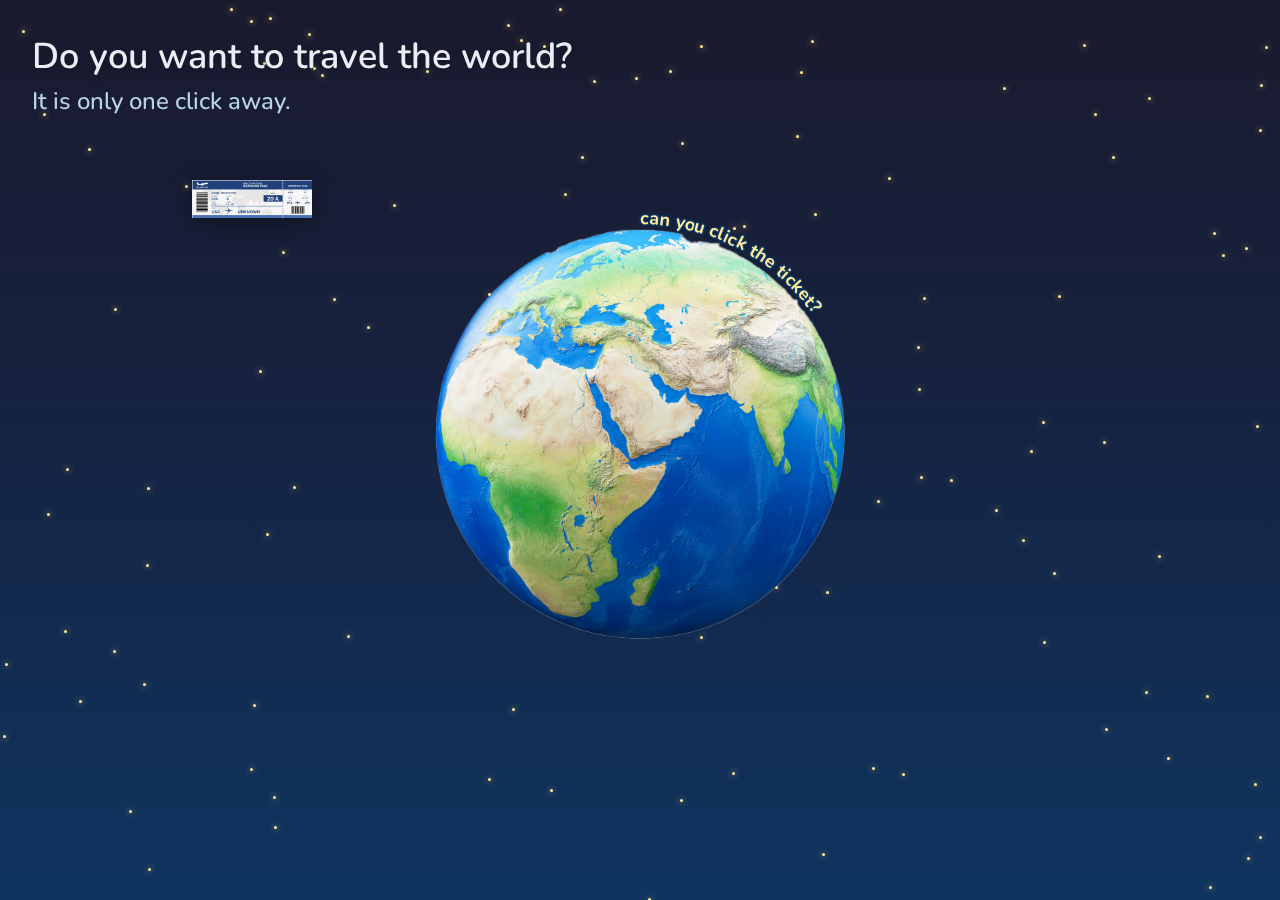
<file: index.html>
<!DOCTYPE html>
<html lang="en">
<head>
  <meta charset="UTF-8" />
  <meta name="viewport" content="width=device-width, initial-scale=1.0" />
  <title>A Quick Trip</title>
  <link rel="preconnect" href="https://fonts.googleapis.com">
  <link rel="preconnect" href="https://fonts.gstatic.com" crossorigin>
  <link href="https://fonts.googleapis.com/css2?family=Nunito:wght@400;500;600;700&display=swap" rel="stylesheet">
  <link rel="stylesheet" href="fonts.css">
  <link rel="stylesheet" href="style-front.css" />
</head>

<body>

  <div class="stars" aria-hidden="true" id="stars"></div>

  <header class="site-header">
    <h1>Do you want to travel the world?</h1>
    <h2>It is only one click away.</h2>
  </header>

  <main>
    <div class="earth-wrap">
      <div class="earth-orbit-text" aria-hidden="true">
        <svg viewBox="0 0 600 600" class="orbit-svg">
          <defs>
            <path id="orbitPath" d="M300,20 A280,280 0 1,1 299.99,20" fill="none" />
            <filter id="textGlow">
              <feGaussianBlur stdDeviation="1" result="blur"/>
              <feMerge>
                <feMergeNode in="blur"/>
                <feMergeNode in="SourceGraphic"/>
              </feMerge>
            </filter>
          </defs>
          <text fill="#ffeb99" font-family="Nunito, sans-serif" font-size="28" font-weight="700" filter="url(#textGlow)">
            <textPath href="#orbitPath" startOffset="0">can you click the ticket? </textPath>
          </text>
        </svg>
      </div>
      <img class="earth" src="earthpic.png" alt="Earth" />
    </div>
  </main>

  
  <a class="ticket-link" href="index3.html">
    <img class="ticket" src="ticketpic.png" alt="Ticket" />
  </a>

  <script>
    (function() {
      var container = document.getElementById('stars');
      for (var i = 0; i < 120; i++) {
        var star = document.createElement('span');
        star.className = 'star';
        star.style.left = Math.random() * 100 + '%';
        star.style.top = Math.random() * 100 + '%';
        star.style.animationDelay = (Math.random() * 3) + 's';
        star.style.animationDuration = (1.5 + Math.random() * 2) + 's';
        container.appendChild(star);
      }
    })();
  </script>
</body>
</html>
</file>
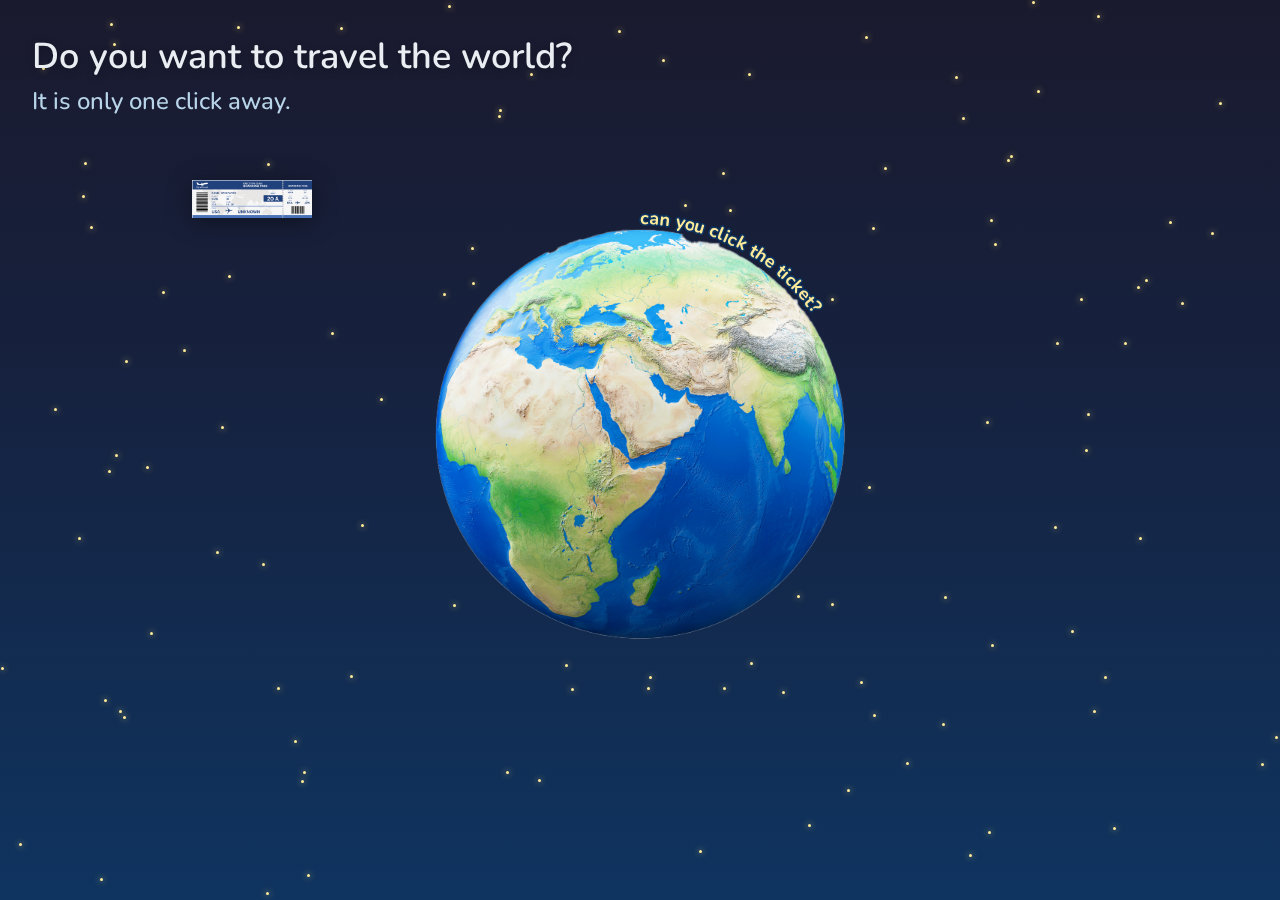
<file: Index.html>
<!DOCTYPE html>
<html lang="en">
<head>
  <meta charset="UTF-8" />
  <meta name="viewport" content="width=device-width, initial-scale=1.0" />
  <title>A Quick Triphihi</title>
  <link rel="preconnect" href="https://fonts.googleapis.com">
  <link rel="preconnect" href="https://fonts.gstatic.com" crossorigin>
  <link href="https://fonts.googleapis.com/css2?family=Nunito:wght@400;500;600;700&display=swap" rel="stylesheet">
  <link rel="stylesheet" href="fonts.css">
  <link rel="stylesheet" href="style-front.css" />
</head>

<body>

  <div class="stars" aria-hidden="true" id="stars"></div>

  <header class="site-header">
    <h1>Do you want to travel the world?</h1>
    <h2>It is only one click away.</h2>
  </header>

  <main>
    <div class="earth-wrap">
      <div class="earth-orbit-text" aria-hidden="true">
        <svg viewBox="0 0 600 600" class="orbit-svg">
          <defs>
            <path id="orbitPath" d="M300,20 A280,280 0 1,1 299.99,20" fill="none" />
            <filter id="textGlow">
              <feGaussianBlur stdDeviation="1" result="blur"/>
              <feMerge>
                <feMergeNode in="blur"/>
                <feMergeNode in="SourceGraphic"/>
              </feMerge>
            </filter>
          </defs>
          <text fill="#ffeb99" font-family="Nunito, sans-serif" font-size="28" font-weight="700" filter="url(#textGlow)">
            <textPath href="#orbitPath" startOffset="0">can you click the ticket? </textPath>
          </text>
        </svg>
      </div>
      <img class="earth" src="earthpic.png" alt="Earth" />
    </div>
  </main>

  
  <a class="ticket-link" href="index3.html">
    <img class="ticket" src="ticketpic.png" alt="Ticket" />
  </a>

  <script>
    (function() {
      var container = document.getElementById('stars');
      for (var i = 0; i < 120; i++) {
        var star = document.createElement('span');
        star.className = 'star';
        star.style.left = Math.random() * 100 + '%';
        star.style.top = Math.random() * 100 + '%';
        star.style.animationDelay = (Math.random() * 3) + 's';
        star.style.animationDuration = (1.5 + Math.random() * 2) + 's';
        container.appendChild(star);
      }
    })();
  </script>
</body>
</html>
</file>
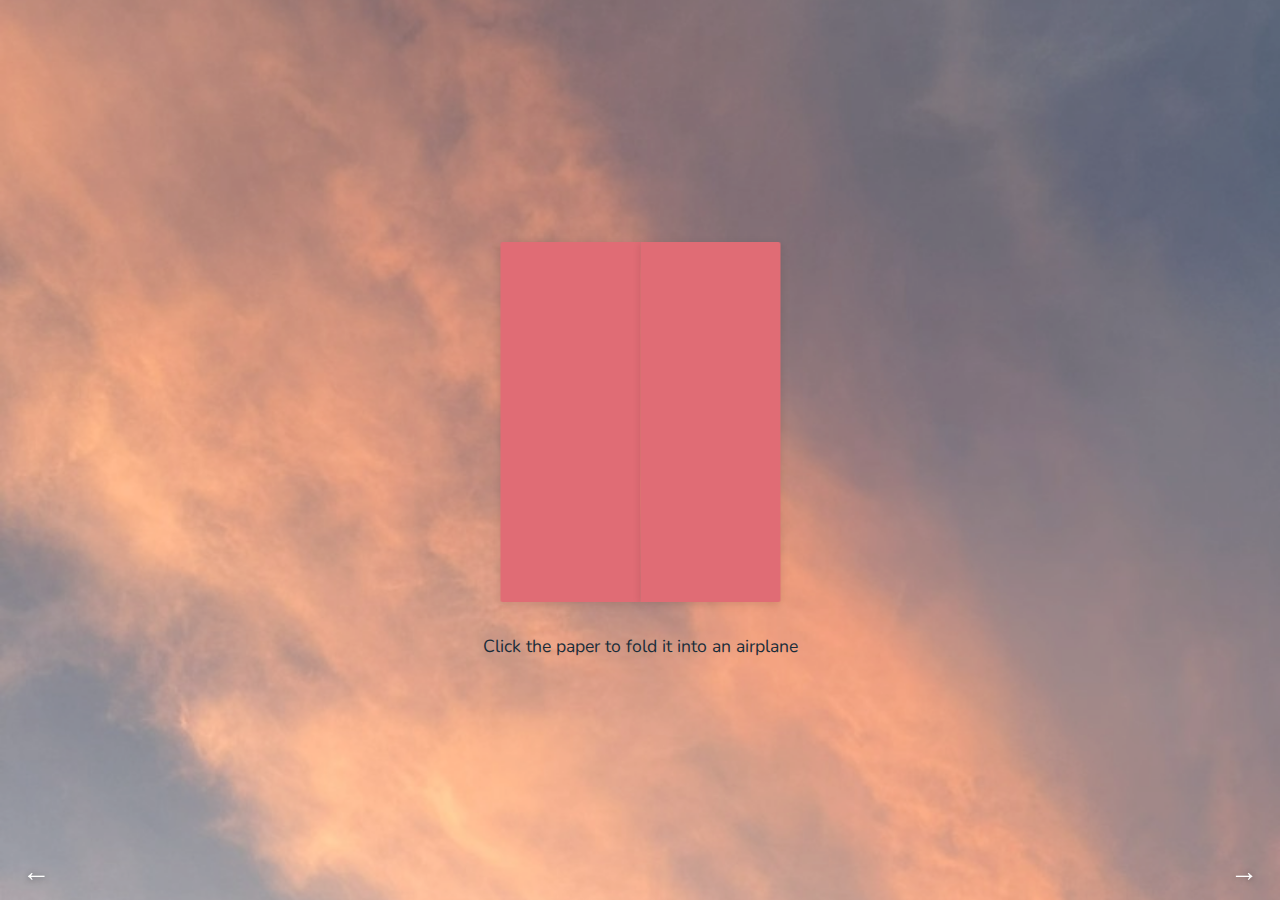
<file: airplane.html>
<!DOCTYPE html>
<html lang="en">
<head>
    <meta charset="UTF-8">
    <meta name="viewport" content="width=device-width, initial-scale=1.0">
    <title>Paper Airplane</title>
    <link rel="preconnect" href="https://fonts.googleapis.com">
    <link rel="preconnect" href="https://fonts.gstatic.com" crossorigin>
    <link href="https://fonts.googleapis.com/css2?family=Nunito:wght@400;500;600;700&display=swap" rel="stylesheet">
    <link rel="stylesheet" href="fonts.css">
    <link rel="stylesheet" href="style-airplane.css">
    <link rel="stylesheet" href="nav.css">
</head>
<body>
    <div class="scene">
        <div class="sky"></div>
        <div class="ground"></div>
        <div class="workspace">
                <div class="paper step-0" id="paper" role="button" tabindex="0" aria-label="Click to fold paper into airplane">
                    <div class="paper-sheet">
                        <div class="paper-half paper-left"></div>
                        <div class="paper-half paper-right"></div>
                    </div>
                    <img src="airplane.png" alt="Paper airplane" class="paper-airplane">
                </div>
                <p class="hint" id="hint">Click the paper to fold it into an airplane</p>
                <button class="try-again-btn" id="tryAgainBtn">try again?</button>
        </div>
    </div>
    <nav class="page-nav">
        <a href="indexpassport.html" class="nav-prev" aria-label="Previous page">←</a>
        <a href="indextennis.html" class="nav-next" aria-label="Next page">→</a>
    </nav>
    <script src="airplane.js"></script>
</body>
</html>
</file>
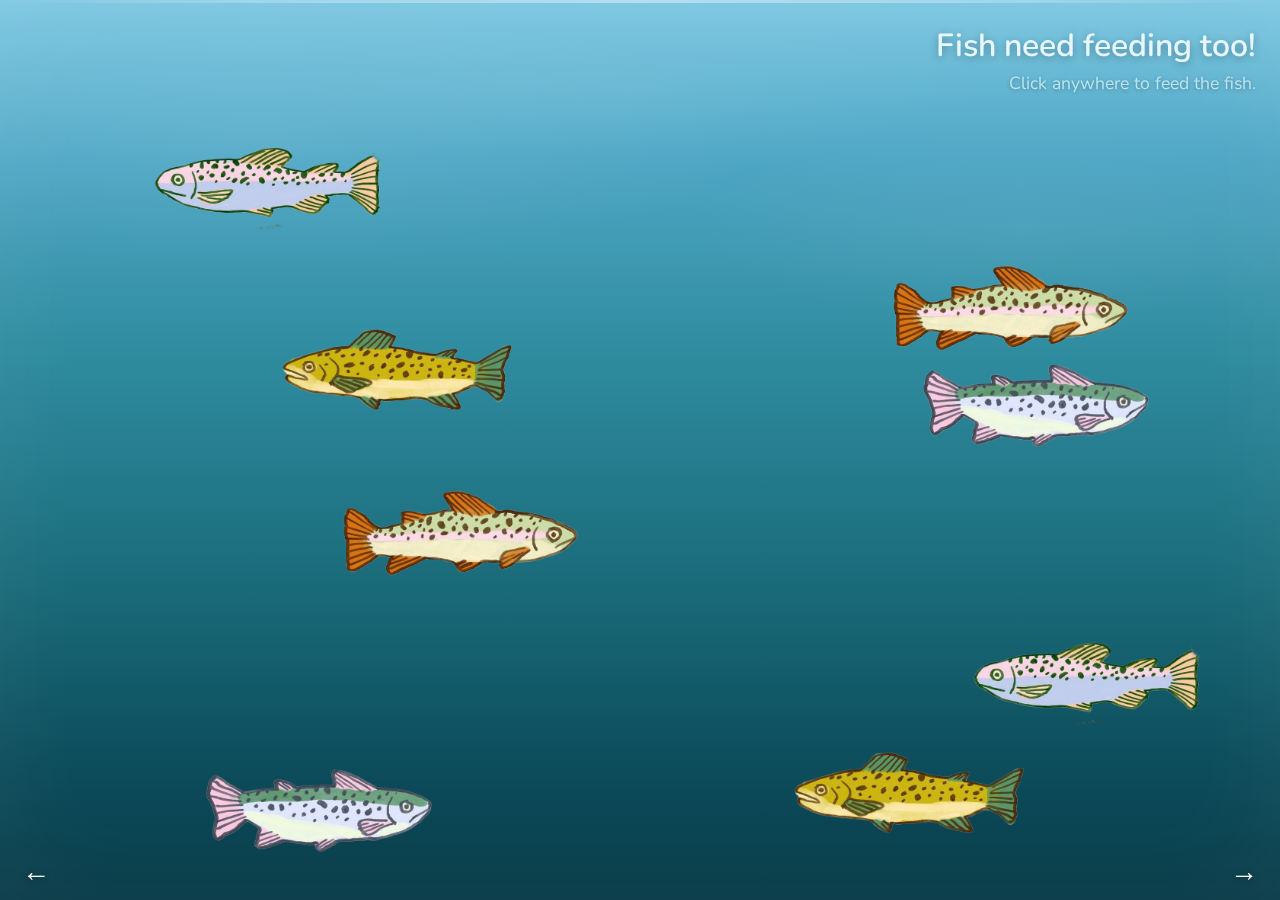
<file: fishpage.html>
<!DOCTYPE html>
<html lang="en">
<head>
    <meta charset="UTF-8">
    <meta name="viewport" content="width=device-width, initial-scale=1.0">
    <title>Fish Tank</title>
    <link rel="preconnect" href="https://fonts.googleapis.com">
    <link rel="preconnect" href="https://fonts.gstatic.com" crossorigin>
    <link href="https://fonts.googleapis.com/css2?family=Nunito:wght@400;500;600;700&display=swap" rel="stylesheet">
    <link rel="stylesheet" href="fonts.css">
    <link rel="stylesheet" href="stylefish.css">
    <link rel="stylesheet" href="nav.css">
</head>
<body>

    <div class="fish-header-wrap">
        <h1 class="fish-header">Fish need feeding too!</h1>
        <p class="fish-subtext">Click anywhere to feed the fish.</p>
    </div>

    <div class="tank">
        <!-- Underwater effects (behind fish) -->
        <div class="bubbles" aria-hidden="true">
            <span class="bubble"></span>
            <span class="bubble"></span>
            <span class="bubble"></span>
            <span class="bubble"></span>
            <span class="bubble"></span>
            <span class="bubble"></span>
            <span class="bubble"></span>
            <span class="bubble"></span>
            <span class="bubble"></span>
            <span class="bubble"></span>
            <span class="bubble"></span>
            <span class="bubble"></span>
        </div>
        <div class="particles" aria-hidden="true">
            <span class="particle"></span>
            <span class="particle"></span>
            <span class="particle"></span>
            <span class="particle"></span>
            <span class="particle"></span>
        </div>
        <img src="fish1.png" alt="Fish 1" class="fish fish-1">
        <img src="fish2.png" alt="Fish 2" class="fish fish-2">
        <img src="fish3.png" alt="Fish 3" class="fish fish-3">
        <img src="fish4.png" alt="Fish 4" class="fish fish-4">
        <img src="fish1.png" alt="Fish 1" class="fish fish-5">
        <img src="fish2.png" alt="Fish 2" class="fish fish-6">
        <img src="fish3.png" alt="Fish 3" class="fish fish-7">
        <img src="fish4.png" alt="Fish 4" class="fish fish-8">
    </div>

    <nav class="page-nav">
        <a href="indextennis.html" class="nav-prev" aria-label="Previous page">←</a>
        <a href="index2.html" class="nav-next" aria-label="Next page">→</a>
    </nav>
    <script src="fishpage.js"></script>
</body>
</html>
</file>
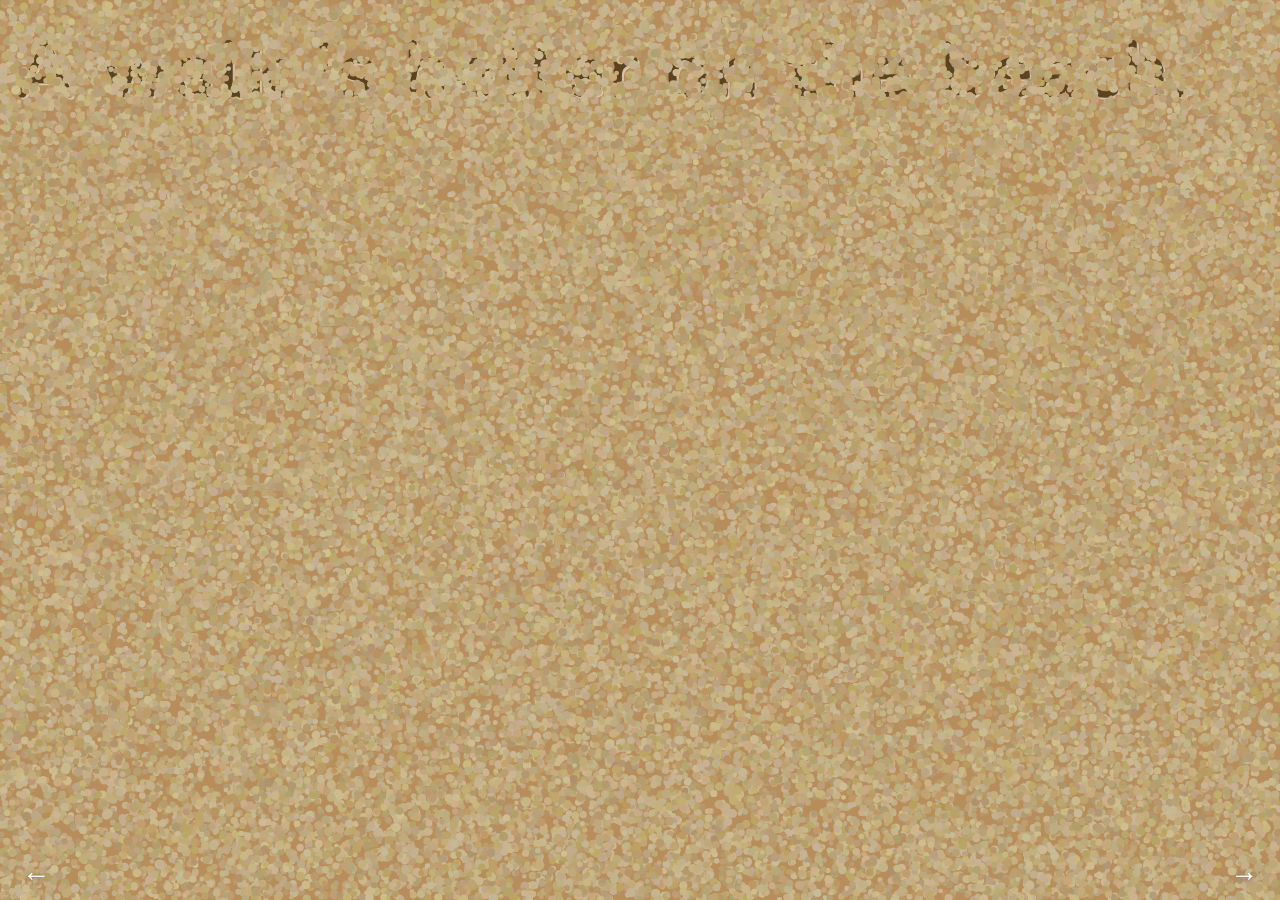
<file: index2.html>
<!DOCTYPE html>
<html lang="en">
<head>
  <meta charset="UTF-8">
  <meta name="viewport" content="width=device-width, initial-scale=1.0">
  <title>Dust off</title>
  <link rel="preconnect" href="https://fonts.googleapis.com">
  <link rel="preconnect" href="https://fonts.gstatic.com" crossorigin>
  <link href="https://fonts.googleapis.com/css2?family=Nunito:wght@400;500;600;700&display=swap" rel="stylesheet">
  <link rel="stylesheet" href="fonts.css">
  <link rel="stylesheet" href="style2.css">
  <link rel="stylesheet" href="nav.css">
</head>
<body>
  <div class="message">A walk is better on the beach.</div>
  <nav class="page-nav">
    <a href="fishpage.html" class="nav-prev" aria-label="Previous page">←</a>
    <a href="indexpizza.html" class="nav-next" aria-label="Next page">→</a>
  </nav>
  <canvas id="sand"></canvas>
  <script src="script2.js"></script>
</body>
</html>
</file>
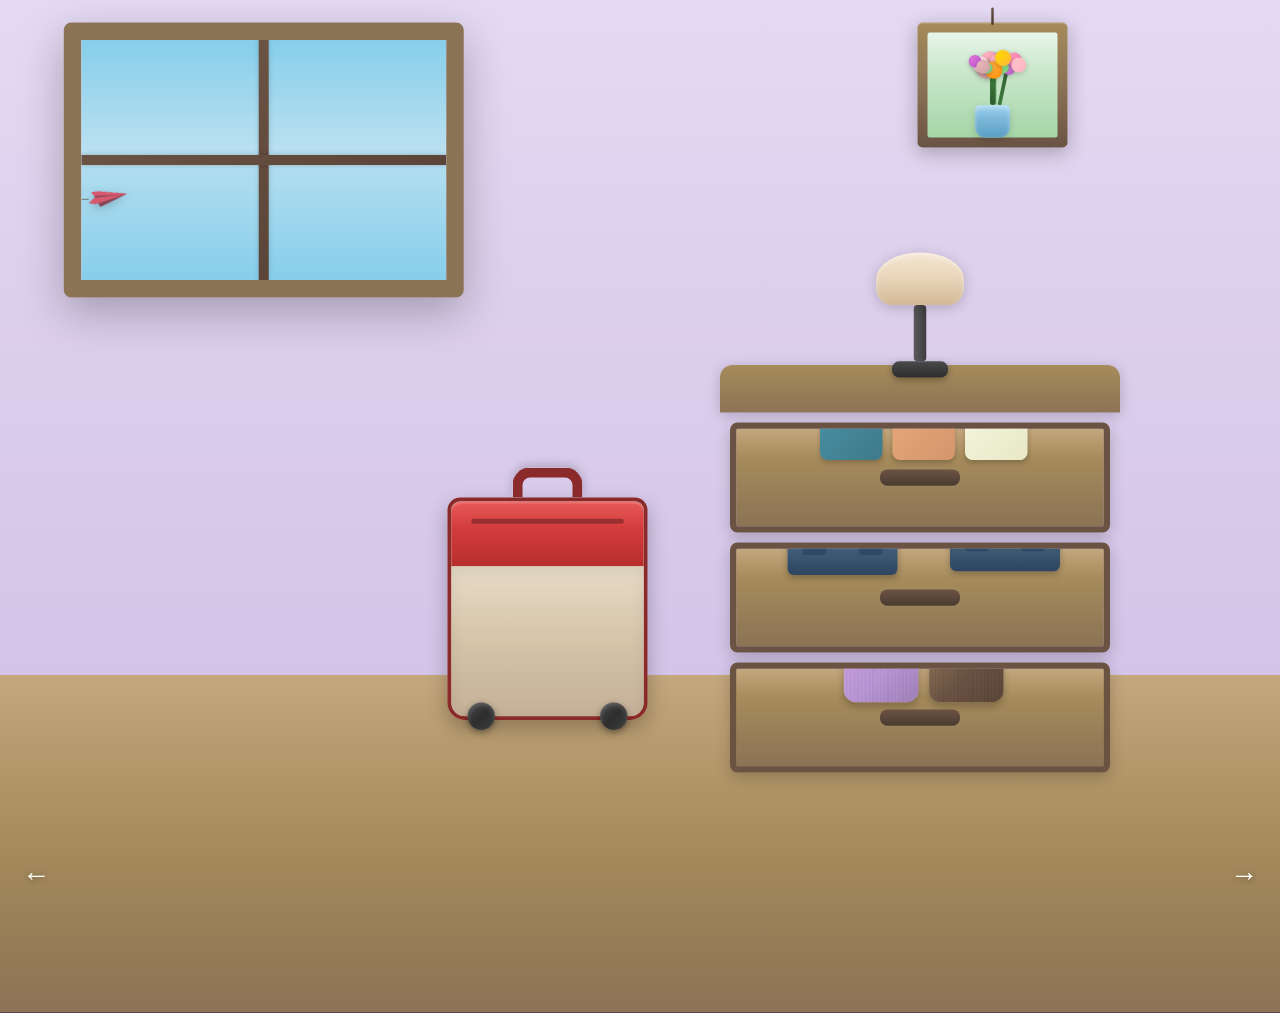
<file: index3.html>
<!DOCTYPE html>
<html lang="en">
<head>
  <meta charset="UTF-8">
  <meta name="viewport" content="width=device-width, initial-scale=1.0">
  <title>Room with a View</title>
  <link rel="preconnect" href="https://fonts.googleapis.com">
  <link rel="preconnect" href="https://fonts.gstatic.com" crossorigin>
  <link href="https://fonts.googleapis.com/css2?family=Nunito:wght@400;500;600;700&display=swap" rel="stylesheet">
  <link rel="stylesheet" href="fonts.css">
  <link rel="stylesheet" href="style3.css">
  <link rel="stylesheet" href="nav.css">
</head>
<body>
  <div class="room">
    <div class="wall"></div>
    <div class="floor"></div>

    <div class="picture" id="picture">
      <div class="picture-string"></div>
      <div class="picture-frame">
        <div class="bouquet">
          <div class="bouquet-vase"></div>
          <div class="bouquet-stems"></div>
          <div class="bouquet-flower bouquet-flower-1"></div>
          <div class="bouquet-flower bouquet-flower-2"></div>
          <div class="bouquet-flower bouquet-flower-3"></div>
          <div class="bouquet-flower bouquet-flower-4"></div>
          <div class="bouquet-flower bouquet-flower-5"></div>
          <div class="bouquet-flower bouquet-flower-6"></div>
          <div class="bouquet-flower bouquet-flower-7"></div>
          <div class="bouquet-flower bouquet-flower-8"></div>
          <div class="bouquet-flower bouquet-flower-9"></div>
          <div class="bouquet-flower bouquet-flower-10"></div>
          <div class="bouquet-flower bouquet-flower-11"></div>
          <div class="bouquet-flower bouquet-flower-12"></div>
          <div class="bouquet-flower bouquet-flower-13"></div>
          <div class="bouquet-flower bouquet-flower-14"></div>
        </div>
      </div>
    </div>

    <div class="window">
      <div class="window-sky">
        <div class="window-banner-plane" aria-hidden="true">
          <div class="window-plane-banner">
            <span class="window-banner-text">Open the Drawers</span>
          </div>
          <div class="window-banner-strings"></div>
          <img class="window-plane-img" src="airplane.png" alt="">
        </div>
        <div class="cloud cloud-1"></div>
        <div class="cloud cloud-2"></div>
        <div class="cloud cloud-3"></div>
      </div>
      <div class="window-frame"></div>
    </div>

    <div class="suitcase rainbow-0" id="suitcase" aria-label="Suitcase">
      <div class="suitcase-body">
        <div class="suitcase-lid"></div>
        <div class="suitcase-inside"></div>
      </div>
      <div class="suitcase-handle"></div>
      <div class="suitcase-wheel suitcase-wheel-left"></div>
      <div class="suitcase-wheel suitcase-wheel-right"></div>
    </div>

    <div class="dresser">
      <div class="dresser-top">
        <div class="lamp" id="lamp" role="button" aria-label="Toggle lamp">
          <div class="lamp-base"></div>
          <div class="lamp-neck"></div>
          <div class="lamp-shade"></div>
          <div class="lamp-glow"></div>
        </div>
      </div>
      <div class="drawer drawer-1" data-drawer="1">
        <div class="drawer-handle"></div>
        <div class="drawer-content">
          <span class="drawer-word">Pack</span>
          <div class="drawer-clothes drawer-tshirts">
            <div class="item tshirt tshirt-1"></div>
            <div class="item tshirt tshirt-2"></div>
            <div class="item tshirt tshirt-3"></div>
          </div>
        </div>
      </div>
      <div class="drawer drawer-2" data-drawer="2">
        <div class="drawer-handle"></div>
        <div class="drawer-content">
          <span class="drawer-word">Your</span>
          <div class="drawer-clothes drawer-jeans">
            <div class="item jeans jeans-1"></div>
            <div class="item jeans jeans-2"></div>
          </div>
        </div>
      </div>
      <div class="drawer drawer-3" data-drawer="3">
        <div class="drawer-handle"></div>
        <div class="drawer-content">
          <span class="drawer-word">Bags</span>
          <div class="drawer-clothes drawer-sweaters">
            <div class="item sweater sweater-1"></div>
            <div class="item sweater sweater-2"></div>
          </div>
        </div>
      </div>
    </div>
  </div>

  <nav class="page-nav">
    <a href="Index.html" class="nav-prev" aria-label="Previous page">←</a>
    <a href="indexpassport.html" class="nav-next" aria-label="Next page">→</a>
  </nav>
  <script src="script3.js"></script>
</body>
</html>
</file>
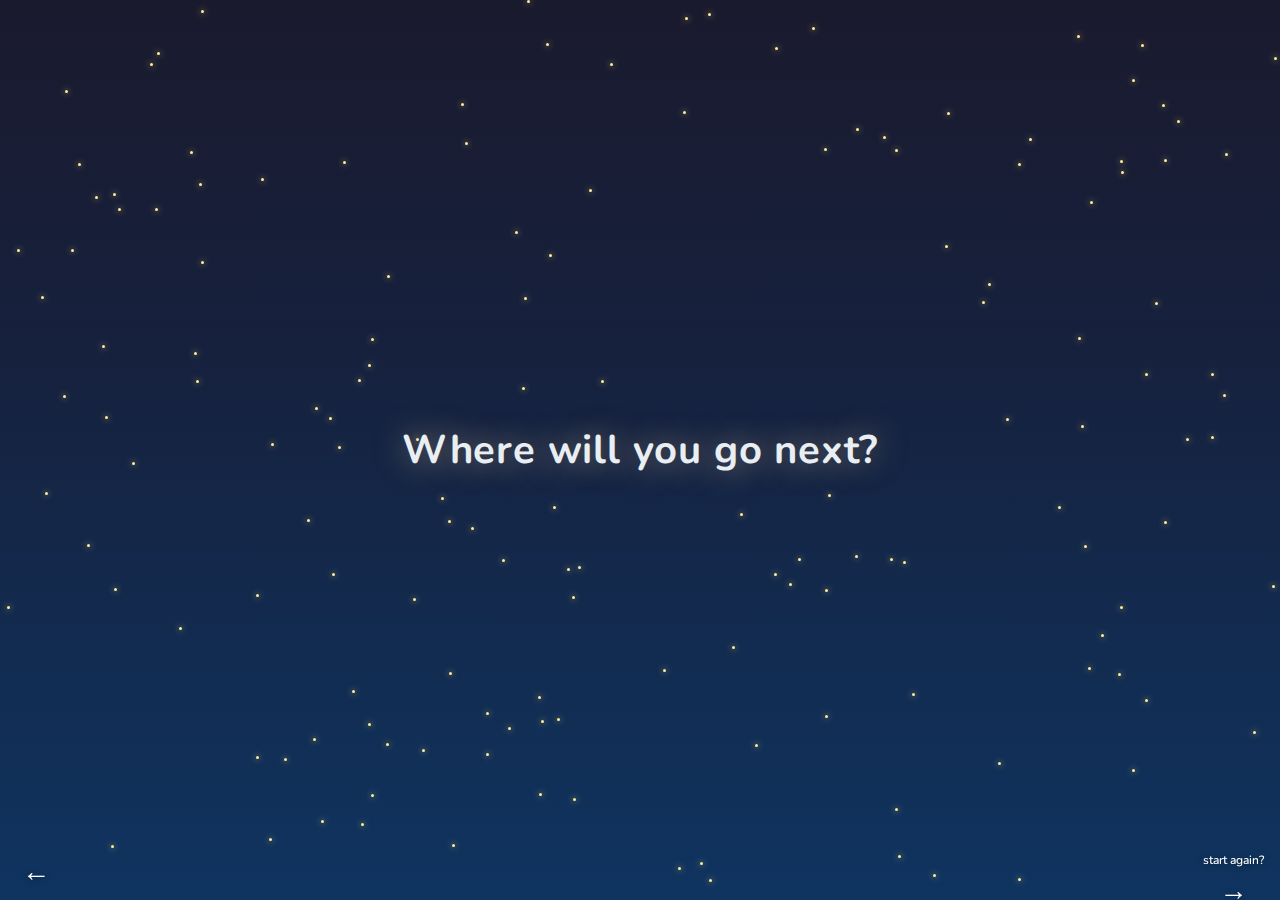
<file: indexlast.html>
<!DOCTYPE html>
<html lang="en">
<head>
    <meta charset="UTF-8">
    <meta name="viewport" content="width=device-width, initial-scale=1.0">
    <title>Where Will You Go Next?</title>
    <link rel="preconnect" href="https://fonts.googleapis.com">
    <link rel="preconnect" href="https://fonts.gstatic.com" crossorigin>
    <link href="https://fonts.googleapis.com/css2?family=Nunito:wght@400;500;600;700&display=swap" rel="stylesheet">
    <link rel="stylesheet" href="fonts.css">
    <link rel="stylesheet" href="stylelast.css">
    <link rel="stylesheet" href="nav.css">
</head>
<body>
    <div class="space-page">
        <div class="stars-layer" id="starsLayer"></div>
        <div class="nebula-layer"></div>
        <div class="astronaut-container" id="astronautContainer">
            <img src="assets/astronaut-rocket.png" alt="Astronaut on a rocket" class="astronaut-rocket" id="astronautRocket">
        </div>
        <div class="floating-text" id="floatingText">Where will you go next?</div>
    </div>

    <nav class="page-nav">
        <a href="indexsunet.html" class="nav-prev" aria-label="Previous page">←</a>
        <a href="Index.html" class="nav-home" aria-label="Start again">
            <span class="nav-home-text">start again?</span>
            <span class="nav-home-arrow">→</span>
        </a>
    </nav>
    <script src="indexlast.js"></script>
</body>
</html>
</file>
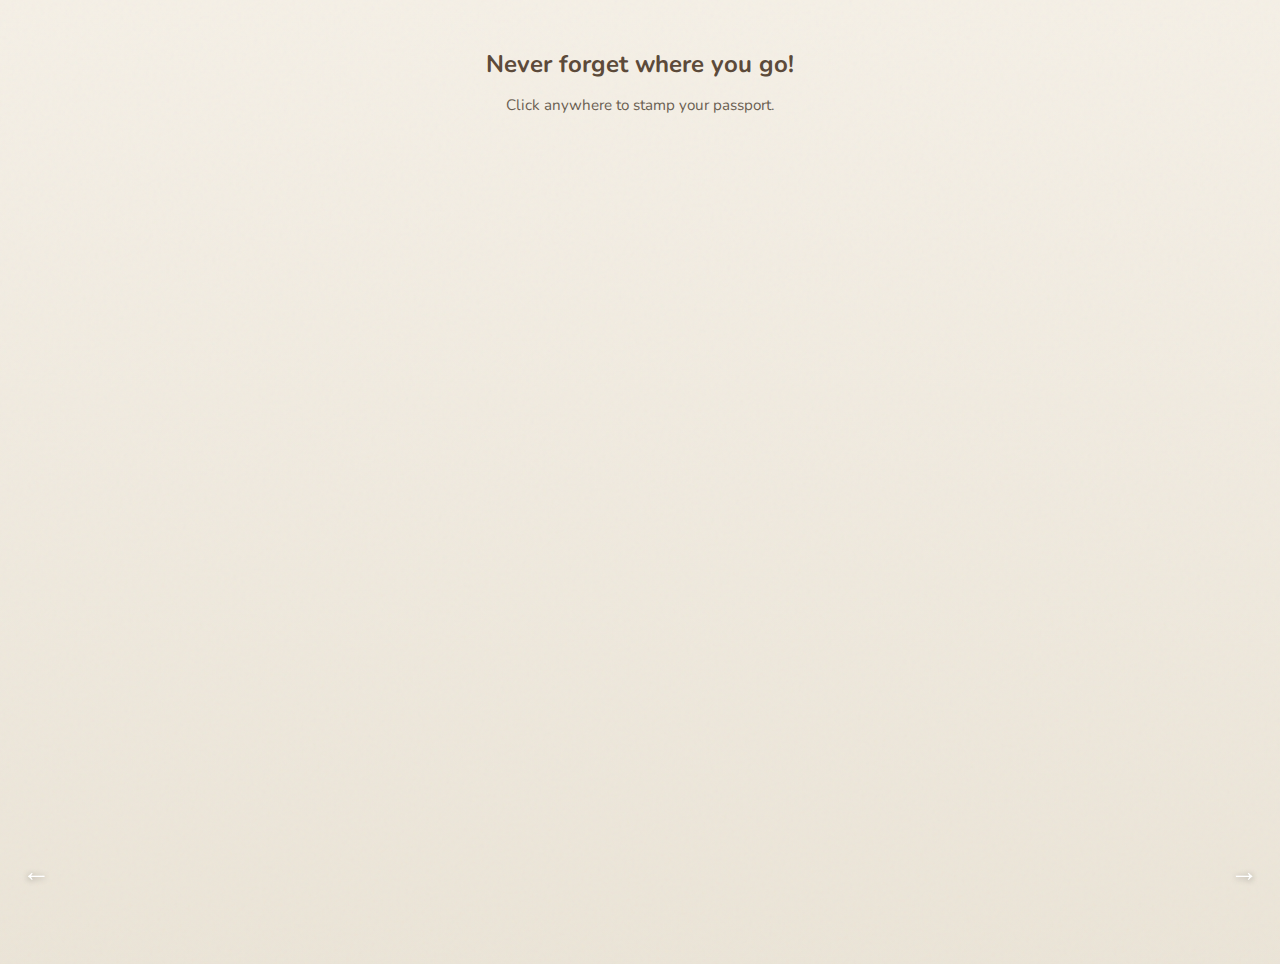
<file: indexpassport.html>
<!DOCTYPE html>
<html lang="en">
<head>
    <meta charset="UTF-8">
    <meta name="viewport" content="width=device-width, initial-scale=1.0">
    <title>Passport Stamp</title>
    <link rel="preconnect" href="https://fonts.googleapis.com">
    <link rel="preconnect" href="https://fonts.gstatic.com" crossorigin>
    <link href="https://fonts.googleapis.com/css2?family=Nunito:wght@400;500;600;700&display=swap" rel="stylesheet">
    <link rel="stylesheet" href="fonts.css">
    <link rel="stylesheet" href="stylepassport.css">
    <link rel="stylesheet" href="nav.css">
</head>
<body>
    <div class="page">
        <h1>Never forget where you go!</h1>
        <p class="message">Click anywhere to stamp your passport.</p>
        <div class="passport-area" id="passportArea"></div>
    </div>
    <nav class="page-nav">
        <a href="index3.html" class="nav-prev" aria-label="Previous page">←</a>
        <a href="airplane.html" class="nav-next" aria-label="Next page">→</a>
    </nav>
    <script src="passport.js"></script>
</body>
</html>
</file>
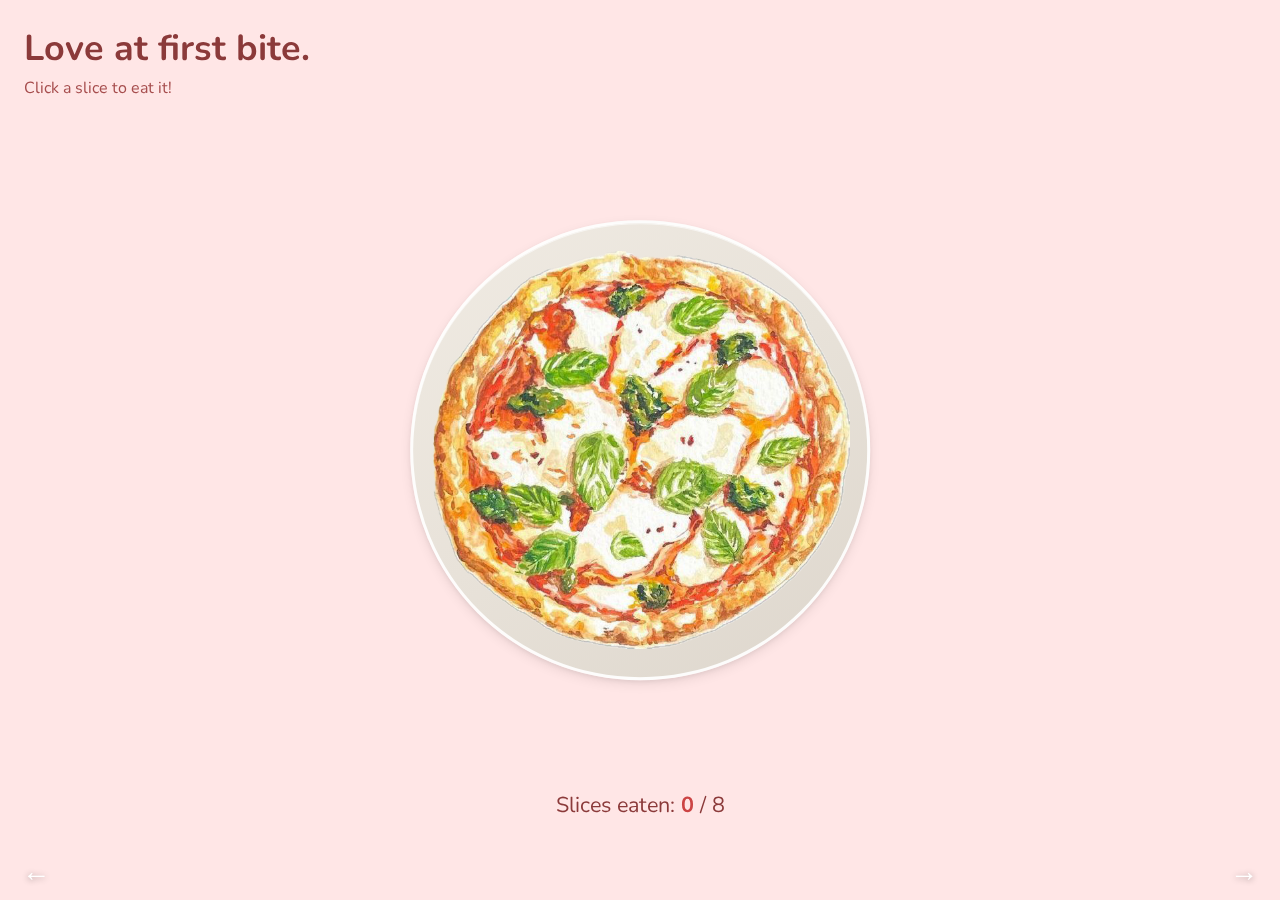
<file: indexpizza.html>
<!DOCTYPE html>
<html lang="en">
<head>
    <meta charset="UTF-8">
    <meta name="viewport" content="width=device-width, initial-scale=1.0">
    <title>Eat the Pizza!</title>
    <link rel="preconnect" href="https://fonts.googleapis.com">
    <link rel="preconnect" href="https://fonts.gstatic.com" crossorigin>
    <link href="https://fonts.googleapis.com/css2?family=Nunito:wght@400;500;600;700&display=swap" rel="stylesheet">
    <link rel="stylesheet" href="fonts.css">
    <link rel="stylesheet" href="stylepizza.css">
    <link rel="stylesheet" href="nav.css">
</head>
<body>
    <div class="page">
        <div class="pizza-header-wrap">
            <h1>Love at first bite.</h1>
            <p class="pizza-subtext">Click a slice to eat it!</p>
        </div>
        <div class="pizza-container">
            <div class="plate" aria-hidden="true"></div>
            <img src="pizza.png" alt="Pizza with different toppings on each slice" class="pizza-img">
            <!-- Invisible SVG overlay: 8 wedge slices for hit detection -->
            <svg class="pizza-slices" viewBox="0 0 100 100" preserveAspectRatio="none" aria-hidden="true">
                <path class="slice" data-slice="0" d="M 50 50 L 50 0 A 50 50 0 0 1 85.35 14.65 Z"></path>
                <path class="slice" data-slice="1" d="M 50 50 L 85.35 14.65 A 50 50 0 0 1 100 50 Z"></path>
                <path class="slice" data-slice="2" d="M 50 50 L 100 50 A 50 50 0 0 1 85.35 85.35 Z"></path>
                <path class="slice" data-slice="3" d="M 50 50 L 85.35 85.35 A 50 50 0 0 1 50 100 Z"></path>
                <path class="slice" data-slice="4" d="M 50 50 L 50 100 A 50 50 0 0 1 14.65 85.35 Z"></path>
                <path class="slice" data-slice="5" d="M 50 50 L 14.65 85.35 A 50 50 0 0 1 0 50 Z"></path>
                <path class="slice" data-slice="6" d="M 50 50 L 0 50 A 50 50 0 0 1 14.65 14.65 Z"></path>
                <path class="slice" data-slice="7" d="M 50 50 L 14.65 14.65 A 50 50 0 0 1 50 0 Z"></path>
            </svg>
            <!-- Overlay where "eaten" slices are drawn (same wedge shapes, plate color) -->
            <svg class="eaten-overlay" viewBox="0 0 100 100" preserveAspectRatio="none" aria-hidden="true">
                <!-- Filled by pizza.js when a slice is clicked -->
            </svg>
        </div>
        <p class="message" id="slices-message">Slices eaten: <span id="count">0</span> / 8</p>
    </div>
    <nav class="page-nav">
        <a href="index2.html" class="nav-prev" aria-label="Previous page">←</a>
        <a href="indexsunet.html" class="nav-next" aria-label="Next page">→</a>
    </nav>
    <script src="pizza.js"></script>
</body>
</html>
</file>
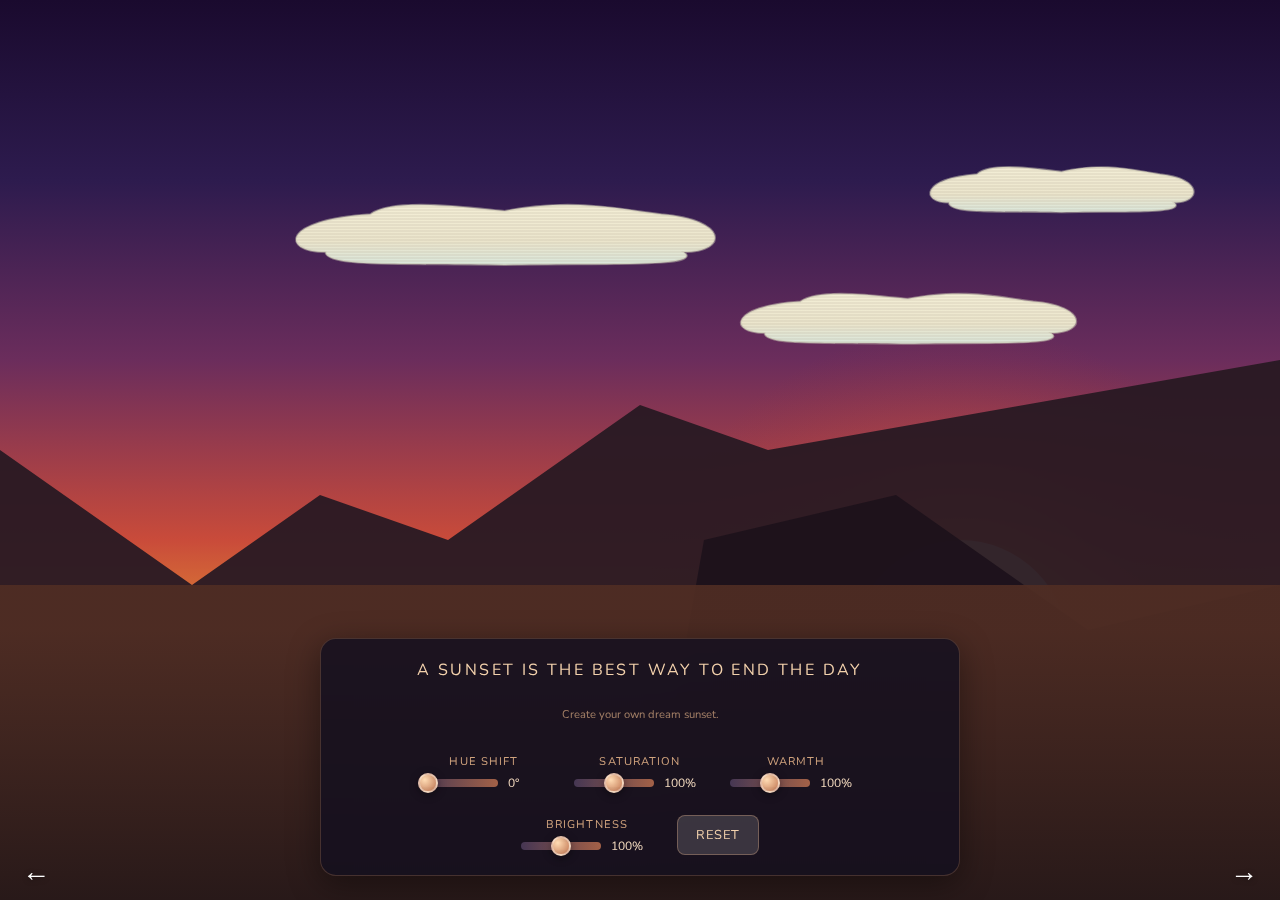
<file: indexsunet.html>
<!DOCTYPE html>
<html lang="en">
<head>
    <meta charset="UTF-8">
    <meta name="viewport" content="width=device-width, initial-scale=1.0">
    <title>Sunset Color Play</title>
    <link rel="preconnect" href="https://fonts.googleapis.com">
    <link rel="preconnect" href="https://fonts.gstatic.com" crossorigin>
    <link href="https://fonts.googleapis.com/css2?family=Nunito:wght@400;500;600;700&display=swap" rel="stylesheet">
    <link rel="stylesheet" href="fonts.css">
    <link rel="stylesheet" href="stylesunset.css">
    <link rel="stylesheet" href="nav.css">
</head>
<body>
    <div class="sunset-container">
        <canvas id="sunsetCanvas"></canvas>
    </div>

    <div class="controls-panel">
        <h2>A sunset is the best way to end the day</h2>
        <p class="panel-hint">Create your own dream sunset.</p>
        
        <div class="dial-group">
            <label>Hue Shift</label>
            <div class="dial-wrap">
                <input type="range" id="hueDial" class="dial" min="0" max="360" value="0" orient="vertical">
                <span class="dial-value" id="hueValue">0°</span>
            </div>
        </div>

        <div class="dial-group">
            <label>Saturation</label>
            <div class="dial-wrap">
                <input type="range" id="saturationDial" class="dial" min="0" max="200" value="100">
                <span class="dial-value" id="saturationValue">100%</span>
            </div>
        </div>

        <div class="dial-group">
            <label>Warmth</label>
            <div class="dial-wrap">
                <input type="range" id="warmthDial" class="dial" min="0" max="200" value="100">
                <span class="dial-value" id="warmthValue">100%</span>
            </div>
        </div>

        <div class="dial-group">
            <label>Brightness</label>
            <div class="dial-wrap">
                <input type="range" id="brightnessDial" class="dial" min="50" max="150" value="100">
                <span class="dial-value" id="brightnessValue">100%</span>
            </div>
        </div>

        <button id="resetBtn" class="reset-btn">Reset</button>
    </div>

    <nav class="page-nav">
        <a href="indexpizza.html" class="nav-prev" aria-label="Previous page">←</a>
        <a href="indexlast.html" class="nav-next" aria-label="Next page">→</a>
    </nav>
    <script src="indexsunet.js"></script>
</body>
</html>
</file>
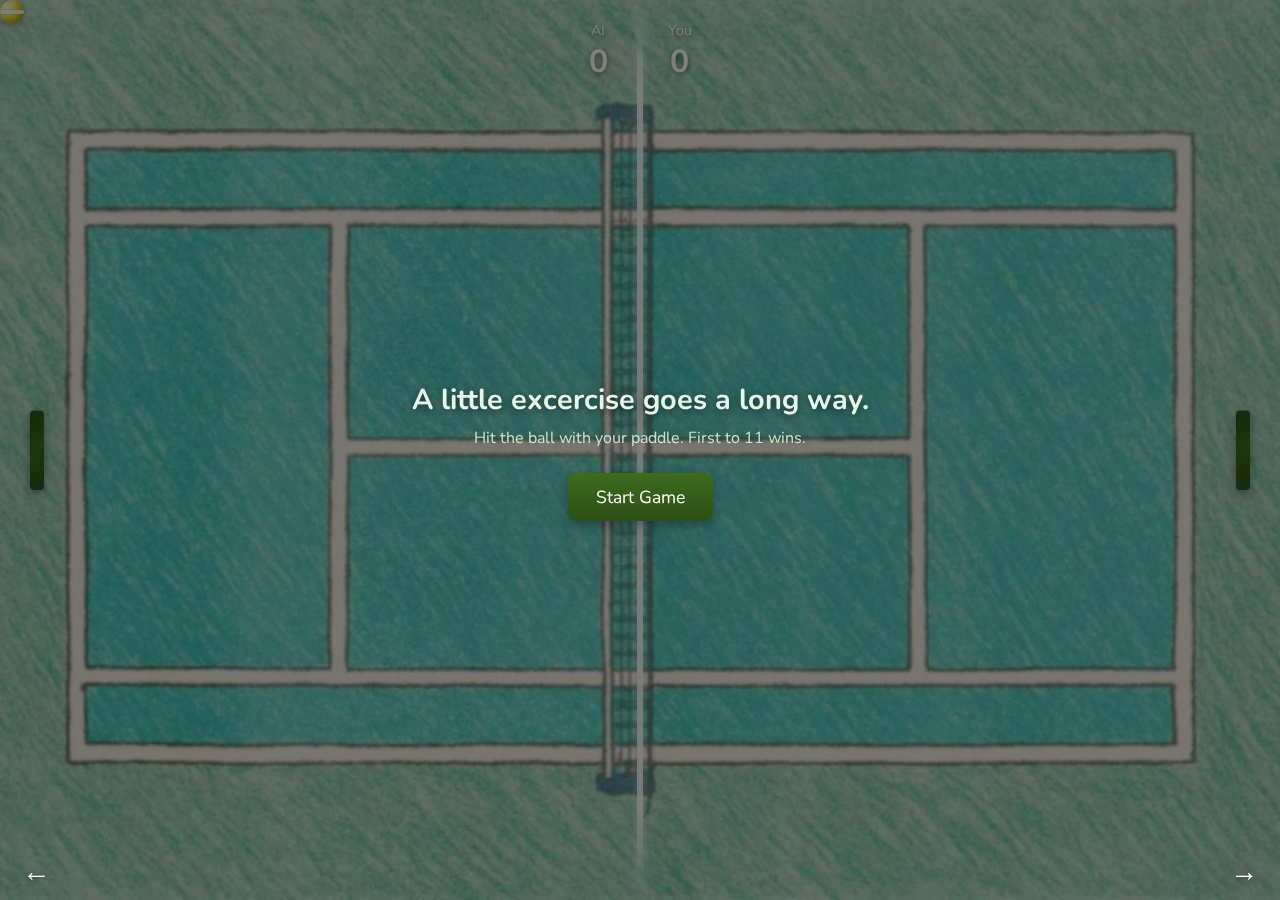
<file: indextennis.html>
<!DOCTYPE html>
<html lang="en">
<head>
    <meta charset="UTF-8">
    <meta name="viewport" content="width=device-width, initial-scale=1.0">
    <title>Tennis Game</title>
    <link rel="preconnect" href="https://fonts.googleapis.com">
    <link rel="preconnect" href="https://fonts.gstatic.com" crossorigin>
    <link href="https://fonts.googleapis.com/css2?family=Nunito:wght@400;500;600;700&display=swap" rel="stylesheet">
    <link rel="stylesheet" href="fonts.css">
    <link rel="stylesheet" href="styletennis.css">
    <link rel="stylesheet" href="nav.css">
</head>
<body>
    <div class="court-page">
        <div class="game-container">
            <div class="scoreboard">
                <div class="score ai-score">
                    <span class="label">AI</span>
                    <span id="ai-score">0</span>
                </div>
                <div class="score player-score">
                    <span class="label">You</span>
                    <span id="player-score">0</span>
                </div>
            </div>
            <div class="net" aria-hidden="true"></div>
            <div class="paddle ai-paddle" id="ai-paddle"></div>
            <div class="paddle player-paddle" id="player-paddle"></div>
            <div class="ball" id="ball"></div>
            <div class="game-over" id="game-over">
                <h2 id="winner-text">You Win!</h2>
                <button id="play-again">Play Again</button>
            </div>
            <div class="start-screen" id="start-screen">
                <h2>A little excercise goes a long way.</h2>
                <p>Hit the ball with your paddle. First to 11 wins.</p>
                <button id="start-btn">Start Game</button>
            </div>
        </div>
    </div>
    <nav class="page-nav">
        <a href="airplane.html" class="nav-prev" aria-label="Previous page">←</a>
        <a href="fishpage.html" class="nav-next" aria-label="Next page">→</a>
    </nav>
    <script src="tennis.js"></script>
</body>
</html>
</file>
<file: fonts.css>
/* Shared typeface - Nunito throughout all pages */
html,
body,
h1, h2, h3, p, span, label, button, a, input {
  font-family: 'Nunito', sans-serif;
}
</file>
<file: style-front.css>
/* Front Page – A Quick Trip (earth spin + floating ticket) */

* {
  margin: 0;
  padding: 0;
  box-sizing: border-box;
}

body {
  min-height: 100vh;
  display: flex;
  flex-direction: column;
  align-items: center;
  background: linear-gradient(180deg, #1a1a2e 0%, #16213e 40%, #0f3460 100%);
  font-family: 'Nunito', sans-serif;
  padding: 2rem;
  overflow-x: hidden;
}

/* Flashing yellow stars */
.stars {
  position: fixed;
  inset: 0;
  z-index: 0;
  pointer-events: none;
  overflow: hidden;
}

.star {
  position: absolute;
  width: 3px;
  height: 3px;
  background: #ffeb99;
  border-radius: 50%;
  box-shadow: 0 0 6px rgba(255, 235, 120, 0.9);
  animation: star-twinkle ease-in-out infinite;
}

@keyframes star-twinkle {
  0%, 100% { opacity: 0.2; transform: scale(0.8); }
  50% { opacity: 1; transform: scale(1); }
}

/* Header – top left */
.site-header {
  position: fixed;
  top: 2rem;
  left: 2rem;
  z-index: 1;
  text-align: left;
}

.site-header h1 {
  color: #e8eef2;
  font-family: 'Nunito', sans-serif;
  font-size: clamp(1.5rem, 4vw, 2.25rem);
  font-weight: 600;
  text-shadow: 0 2px 8px rgba(0, 0, 0, 0.3);
  margin: 0 0 0.25rem 0;
}

.site-header h2 {
  color: #b8d4e8;
  font-family: 'Nunito', sans-serif;
  font-size: clamp(1.1rem, 3vw, 1.5rem);
  font-weight: 500;
  margin: 0;
}

/* Main content area */
main {
  flex: 1;
  display: flex;
  flex-direction: column;
  align-items: center;
  justify-content: center;
  position: relative;
  z-index: 1;
  width: 100%;
  max-width: 900px;
}

/* Earth container – spinning */
.earth-wrap {
  position: relative;
  width: 450px;
  height: 450px;
  margin: 0 auto 2rem;
  display: flex;
  align-items: center;
  justify-content: center;
}

/* Text wrapped around earth, rotating */
.earth-orbit-text {
  position: absolute;
  inset: 0;
  display: flex;
  align-items: center;
  justify-content: center;
  pointer-events: none;
  animation: spin-earth 25s linear infinite;
  z-index: 2;
}

.orbit-svg {
  width: 100%;
  height: 100%;
}

.orbit-svg text {
  font-family: 'Nunito', sans-serif;
  fill: #ffeb99;
  stroke: #0f3460;
  stroke-width: 4;
  paint-order: stroke fill;
  font-family: 'Nunito', sans-serif;
  font-size: 24px;
  font-weight: 700;
}

.earth {
  width: 100%;
  height: 100%;
  object-fit: contain;
  animation: spin-earth 20s linear infinite;
}

@keyframes spin-earth {
  from {
    transform: rotate(0deg);
  }
  to {
    transform: rotate(360deg);
  }
}

/* Interactive ticket – floating around the page */
.ticket-link {
  position: fixed;
  left: 15%;
  top: 20%;
  display: block;
  z-index: 10;
  animation: float-ticket 25s ease-in-out infinite;
  text-decoration: none;
  cursor: pointer;
  transition: transform 0.2s ease;
}

.ticket-link:hover {
  transform: scale(1.05);
}

.ticket-link:focus {
  outline: 2px solid rgba(255, 255, 255, 0.5);
  outline-offset: 4px;
}

.ticket {
  display: block;
  width: 120px;
  height: auto;
  max-height: 80px;
  object-fit: contain;
  filter: drop-shadow(0 4px 12px rgba(0, 0, 0, 0.4));
  pointer-events: auto;
}

@keyframes float-ticket {
  0%, 100% {
    left: 15%;
    top: 20%;
    transform: rotate(-5deg);
  }
  15% {
    left: 75%;
    top: 15%;
    transform: rotate(8deg);
  }
  30% {
    left: 80%;
    top: 55%;
    transform: rotate(-3deg);
  }
  45% {
    left: 25%;
    top: 75%;
    transform: rotate(6deg);
  }
  60% {
    left: 10%;
    top: 50%;
    transform: rotate(-8deg);
  }
  75% {
    left: 50%;
    top: 25%;
    transform: rotate(4deg);
  }
  90% {
    left: 60%;
    top: 70%;
    transform: rotate(-4deg);
  }
}

/* Footer */
.site-footer {
  position: relative;
  z-index: 2;
  margin-top: auto;
  padding-top: 2rem;
  text-align: center;
}

.site-footer p {
  color: rgba(255, 255, 255, 0.5);
  font-size: 0.85rem;
}
</file>
<file: style-airplane.css>
* {
    margin: 0;
    padding: 0;
    box-sizing: border-box;
}

body {
    min-height: 100vh;
    overflow: hidden;
    font-family: 'Nunito', sans-serif;
}

.scene {
    position: relative;
    width: 100%;
    height: 100vh;
    overflow: hidden;
    background: #1a1a2e url('assets/sunset-sky-bg.png') center center / cover no-repeat;
}

.scene::before {
    content: '';
    position: absolute;
    inset: 0;
    background: rgba(255, 255, 255, 0.25);
    z-index: 0;
    pointer-events: none;
}

.scene-quote {
    position: absolute;
    top: 1.5rem;
    left: 1.5rem;
    font-family: 'Nunito', sans-serif;
    font-size: clamp(1.75rem, 5vw, 2.75rem);
    font-weight: 600;
    color: #1a2d3a;
    text-shadow: 0 1px 2px rgba(255, 255, 255, 0.3);
    z-index: 5;
}

.sky {
    position: absolute;
    top: 0;
    left: 0;
    right: 0;
    height: 60%;
    z-index: 1;
}

.ground {
    position: absolute;
    bottom: 0;
    left: 0;
    right: 0;
    height: 40%;
    z-index: 1;
}

.workspace {
    position: absolute;
    top: 50%;
    left: 50%;
    transform: translate(-50%, -50%);
    display: flex;
    flex-direction: column;
    align-items: center;
    justify-content: center;
    gap: 2rem;
    z-index: 10;
}

.paper {
    position: relative;
    width: 280px;
    height: 360px;
    cursor: pointer;
    perspective: 800px;
    border-radius: 4px;
}

.paper-sheet {
    position: relative;
    width: 100%;
    height: 100%;
    transform-style: preserve-3d;
}

.paper-half {
    position: absolute;
    top: 0;
    width: 50%;
    height: 100%;
    background: #e06c75;
    box-shadow: 0 2px 8px rgba(0, 0, 0, 0.12);
    transition: transform 0.6s ease;
    transform-origin: right center;
    backface-visibility: hidden;
}

.paper-left {
    left: 0;
    border-radius: 2px 0 0 2px;
}

.paper-right {
    left: 50%;
    border-radius: 0 2px 2px 0;
    transform-origin: left center;
}

/* Step 0: Flat paper */
.paper.step-0 .paper-left,
.paper.step-0 .paper-right {
    transform: rotateY(0deg);
}

/* Step 1: Fold in half - right folds over left */
.paper.step-1 .paper-right {
    transform: rotateY(-180deg);
}

/* Step 2: Fold corners - rotate sheet */
.paper.step-2 .paper-sheet {
    transform: rotateZ(-30deg) scale(0.9);
}

.paper.step-2 .paper-right {
    transform: rotateY(-180deg);
}

/* Step 3: Fold wings - rotate more */
.paper.step-3 .paper-sheet {
    transform: rotateZ(-50deg) scale(0.8);
}

.paper.step-3 .paper-right {
    transform: rotateY(-180deg);
}

/* Step 4: Reveal airplane */
.paper.step-4 .paper-sheet {
    opacity: 0;
    pointer-events: none;
    transition: opacity 0.4s ease;
}

.paper.step-4 .paper-airplane {
    opacity: 1;
    transform: translate(-50%, -50%) rotate(-15deg) scale(1);
    pointer-events: auto;
    cursor: pointer;
}

.paper.step-4.flying .paper-airplane {
    animation: fly-out 1.8s ease-in forwards;
    pointer-events: none;
}

@keyframes fly-out {
    0% {
        transform: translate(-50%, -50%) rotate(-15deg) scale(1);
    }
    100% {
        transform: translate(calc(-50% + 800px), calc(-50% - 600px)) rotate(-25deg) scale(1);
    }
}

.paper-airplane {
    position: absolute;
    left: 50%;
    top: 50%;
    width: 180px;
    height: auto;
    opacity: 0;
    transform: translate(-50%, -50%) rotate(-15deg) scale(0.3);
    transition: opacity 0.5s ease, transform 0.5s ease;
    pointer-events: none;
    filter: drop-shadow(0 2px 8px rgba(0, 0, 0, 0.2));
}

.hint {
    color: #1a2d3a;
    font-size: 1.1rem;
    text-align: center;
}

.workspace.done .hint {
    visibility: visible;
}

.workspace.flying .hint {
    visibility: hidden;
}

.try-again-btn {
    display: none;
    padding: 0.6rem 1.2rem;
    font-family: 'Nunito', sans-serif;
    font-size: 1.1rem;
    font-weight: 600;
    color: #1a2d3a;
    background: rgba(255, 255, 255, 0.9);
    border: 2px solid rgba(26, 45, 58, 0.5);
    border-radius: 8px;
    cursor: pointer;
    transition: background 0.2s, transform 0.2s;
    box-shadow: 0 2px 8px rgba(0, 0, 0, 0.1);
}

.try-again-btn:hover {
    background: #fff;
    transform: scale(1.02);
}

.workspace.flew .try-again-btn {
    display: block;
}
</file>
<file: nav.css>
/* Shared page navigation arrows - white, bottom left and right */
.page-nav {
  position: fixed;
  bottom: 3rem;
  left: 0;
  right: 0;
  z-index: 100;
  pointer-events: none;
}

.page-nav a {
  position: absolute;
  width: 2.5rem;
  height: 2.5rem;
  display: flex;
  align-items: center;
  justify-content: center;
  font-family: 'Nunito', sans-serif;
  color: #fff;
  text-decoration: none;
  font-size: 1.75rem;
  pointer-events: auto;
  cursor: pointer;
  transition: opacity 0.2s, transform 0.2s;
  filter: drop-shadow(0 1px 3px rgba(0, 0, 0, 0.4));
}

.page-nav a:hover {
  opacity: 0.9;
}

.page-nav .nav-prev {
  left: 1rem;
}

.page-nav .nav-prev:hover {
  transform: translateX(-3px);
}

.page-nav .nav-next {
  right: 1rem;
}

.page-nav .nav-next:hover {
  transform: translateX(3px);
}

.page-nav .nav-home {
  left: auto;
  right: 1rem;
  transform: none;
  flex-direction: column;
  align-items: center;
  width: auto;
  height: auto;
  gap: 0.25rem;
}

.page-nav .nav-home .nav-home-text {
  font-family: 'Nunito', sans-serif;
  font-size: 0.75rem;
  font-weight: 500;
  white-space: nowrap;
}

.page-nav .nav-home .nav-home-arrow {
  font-size: 1.75rem;
}

.page-nav .nav-home:hover {
  transform: translateX(3px);
}

.page-nav .nav-prev.hidden,
.page-nav .nav-next.hidden {
  display: none;
}
</file>
<file: stylefish.css>
body {
    margin: 0;
    height: 100vh;
    position: relative;
    display: flex;
    justify-content: center;
    align-items: center;
    font-family: 'Nunito', sans-serif;
    /* Water-like gradient: lighter at top (surface), deeper blue-teal at bottom */
    background: linear-gradient(
        180deg,
        #7ec8e3 0%,
        #4da6c4 18%,
        #2e8b9e 40%,
        #1a6b7a 65%,
        #0d4d5c 85%,
        #083a47 100%
    );
}

/* Header – top right */
.fish-header-wrap {
    position: fixed;
    top: 1.5rem;
    right: 1.5rem;
    z-index: 10;
    text-align: right;
}

.fish-header {
    margin: 0 0 0.25rem 0;
    color: #e8f7fc;
    font-family: 'Nunito', sans-serif;
    font-size: clamp(1.25rem, 4vw, 2rem);
    font-weight: 600;
    text-shadow: 0 2px 8px rgba(0, 0, 0, 0.3);
}

.fish-subtext {
    margin: 0;
    color: #b8e4f0;
    font-family: 'Nunito', sans-serif;
    font-size: clamp(0.9rem, 2vw, 1.1rem);
    text-shadow: 0 1px 4px rgba(0, 0, 0, 0.3);
}

/* Container for fish – full tank so they can swim around */
.tank {
    position: relative;
    width: 100%;
    height: 100vh;
    overflow: hidden;
    /* Subtle surface shimmer overlay */
    box-shadow: inset 0 0 120px rgba(255, 255, 255, 0.06);
}

.tank::before {
    content: "";
    position: absolute;
    inset: 0;
    pointer-events: none;
    z-index: 0;
    /* Very subtle caustic-style light ripples */
    background: radial-gradient(
            ellipse 80% 30% at 20% 15%,
            rgba(255, 255, 255, 0.08) 0%,
            transparent 50%
        ),
        radial-gradient(
            ellipse 60% 25% at 80% 25%,
            rgba(255, 255, 255, 0.05) 0%,
            transparent 45%
        ),
        radial-gradient(
            ellipse 70% 20% at 50% 10%,
            rgba(255, 255, 255, 0.04) 0%,
            transparent 40%
        );
}

/* Surface line – top of water */
.tank::after {
    content: "";
    position: absolute;
    top: 0;
    left: 0;
    right: 0;
    height: 3px;
    pointer-events: none;
    z-index: 2;
    background: linear-gradient(
        90deg,
        transparent 0%,
        rgba(255, 255, 255, 0.25) 20%,
        rgba(255, 255, 255, 0.4) 50%,
        rgba(255, 255, 255, 0.25) 80%,
        transparent 100%
    );
}

/* Bubbles – rise from bottom */
.bubbles {
    position: absolute;
    inset: 0;
    pointer-events: none;
    z-index: 1;
    overflow: hidden;
}

.bubble {
    position: absolute;
    bottom: -20px;
    width: 8px;
    height: 8px;
    border-radius: 50%;
    background: radial-gradient(
        circle at 30% 30%,
        rgba(255, 255, 255, 0.7),
        rgba(255, 255, 255, 0.2)
    );
    animation: rise linear infinite;
}

.bubble:nth-child(1) { left: 8%; animation-duration: 6s; animation-delay: 0s; width: 6px; height: 6px; }
.bubble:nth-child(2) { left: 18%; animation-duration: 8s; animation-delay: 1s; width: 10px; height: 10px; }
.bubble:nth-child(3) { left: 28%; animation-duration: 7s; animation-delay: 2.5s; width: 5px; height: 5px; }
.bubble:nth-child(4) { left: 45%; animation-duration: 9s; animation-delay: 0.5s; width: 8px; height: 8px; }
.bubble:nth-child(5) { left: 55%; animation-duration: 6.5s; animation-delay: 3s; width: 7px; height: 7px; }
.bubble:nth-child(6) { left: 68%; animation-duration: 7.5s; animation-delay: 1.5s; width: 9px; height: 9px; }
.bubble:nth-child(7) { left: 78%; animation-duration: 8.5s; animation-delay: 4s; width: 6px; height: 6px; }
.bubble:nth-child(8) { left: 88%; animation-duration: 6s; animation-delay: 2s; width: 5px; height: 5px; }
.bubble:nth-child(9) { left: 35%; animation-duration: 7s; animation-delay: 5s; width: 7px; height: 7px; }
.bubble:nth-child(10) { left: 62%; animation-duration: 8s; animation-delay: 3.5s; width: 6px; height: 6px; }
.bubble:nth-child(11) { left: 12%; animation-duration: 9s; animation-delay: 4.5s; width: 8px; height: 8px; }
.bubble:nth-child(12) { left: 92%; animation-duration: 7s; animation-delay: 0.8s; width: 5px; height: 5px; }

@keyframes rise {
    0% { transform: translateY(0) translateX(0); opacity: 0.9; }
    10% { opacity: 1; }
    90% { opacity: 0.7; }
    100% { transform: translateY(-100vh) translateX(15px); opacity: 0; }
}

/* Floating particles (tiny specks) */
.particles {
    position: absolute;
    inset: 0;
    pointer-events: none;
    z-index: 1;
}

.particle {
    position: absolute;
    width: 3px;
    height: 3px;
    border-radius: 50%;
    background: rgba(255, 255, 255, 0.35);
    animation: float linear infinite;
}

.particle {
    bottom: -10px;
    top: auto;
}
.particle:nth-child(1) { left: 15%; animation-duration: 18s; animation-delay: 0s; }
.particle:nth-child(2) { left: 50%; animation-duration: 22s; animation-delay: 3s; }
.particle:nth-child(3) { left: 75%; animation-duration: 16s; animation-delay: 6s; }
.particle:nth-child(4) { left: 25%; animation-duration: 20s; animation-delay: 2s; }
.particle:nth-child(5) { left: 85%; animation-duration: 19s; animation-delay: 4s; }

@keyframes float {
    0% { transform: translateY(0) translateX(0); opacity: 0.25; }
    50% { transform: translateY(-50vh) translateX(20px); opacity: 0.4; }
    100% { transform: translateY(-100vh) translateX(-10px); opacity: 0; }
}

/* Worm – dropped on click, falls until it hits a fish then disappears */
.worm {
    position: absolute;
    width: 20px;
    height: 8px;
    left: 0;
    top: 0;
    z-index: 4;
    pointer-events: none;
    border-radius: 10px;
    background: linear-gradient(90deg, #ff9ebb 0%, #ff6b9d 50%, #e84a7a 100%);
    box-shadow: 0 1px 2px rgba(0, 0, 0, 0.2);
}

/* Fish styling – positioned absolutely for swimming (above bubbles) */
.fish {
    position: absolute;
    width: 280px;
    height: auto;
    border-radius: 10px;
    animation-timing-function: ease-in-out;
    animation-iteration-count: infinite;
    z-index: 3;
}

/* Subtle drift + bobbing + flip direction (same image, reversed with scaleX) */
.fish-1 {
    top: 15%;
    left: 10%;
    animation: swim1 28s ease-in-out infinite;
}
.fish-2 {
    top: 45%;
    left: 25%;
    animation: swim2 32s ease-in-out infinite 0.5s;
}
.fish-3 {
    top: 65%;
    left: 60%;
    animation: swim3 30s ease-in-out infinite 1s;
}
.fish-4 {
    top: 25%;
    left: 70%;
    animation: swim4 26s ease-in-out infinite 0.3s;
}
/* Duplicates (fish-5 to 8) use separate drift zones so same image isn’t next to original */
.fish-5 {
    top: 70%;
    left: 74%;
    animation: swim5 28s ease-in-out infinite 7s;
}
.fish-6 {
    top: 20%;
    left: 68%;
    animation: swim6 32s ease-in-out infinite 10s;
}
.fish-7 {
    top: 18%;
    left: 20%;
    animation: swim7 30s ease-in-out infinite 5s;
}
.fish-8 {
    top: 70%;
    left: 14%;
    animation: swim8 26s ease-in-out infinite 12s;
}

/* Drift + gentle bob + switch direction (scaleX(-1) = same picture reversed) */
@keyframes swim1 {
    0%, 100% { left: 10%; top: 15%; transform: translateY(0) scaleX(1); }
    25% { left: 14%; top: 12%; transform: translateY(-3px) scaleX(1); }
    50% { left: 8%; top: 18%; transform: translateY(0) scaleX(-1); }
    75% { left: 12%; top: 16%; transform: translateY(-3px) scaleX(-1); }
}
@keyframes swim2 {
    0%, 100% { left: 25%; top: 45%; transform: translateY(0) scaleX(1); }
    25% { left: 22%; top: 42%; transform: translateY(-3px) scaleX(1); }
    50% { left: 28%; top: 48%; transform: translateY(0) scaleX(-1); }
    75% { left: 24%; top: 46%; transform: translateY(-3px) scaleX(-1); }
}
@keyframes swim3 {
    0%, 100% { left: 60%; top: 65%; transform: translateY(0) scaleX(1); }
    25% { left: 56%; top: 62%; transform: translateY(-3px) scaleX(1); }
    50% { left: 64%; top: 68%; transform: translateY(0) scaleX(-1); }
    75% { left: 61%; top: 66%; transform: translateY(-3px) scaleX(-1); }
}
@keyframes swim4 {
    0%, 100% { left: 70%; top: 25%; transform: translateY(0) scaleX(1); }
    25% { left: 67%; top: 22%; transform: translateY(-3px) scaleX(1); }
    50% { left: 73%; top: 28%; transform: translateY(0) scaleX(-1); }
    75% { left: 70%; top: 25%; transform: translateY(-3px) scaleX(-1); }
}
/* Duplicate fish drift in opposite areas so pairs stay apart */
@keyframes swim5 {
    0%, 100% { left: 74%; top: 70%; transform: translateY(0) scaleX(1); }
    25% { left: 78%; top: 68%; transform: translateY(-3px) scaleX(1); }
    50% { left: 72%; top: 75%; transform: translateY(0) scaleX(-1); }
    75% { left: 76%; top: 72%; transform: translateY(-3px) scaleX(-1); }
}
@keyframes swim6 {
    0%, 100% { left: 68%; top: 20%; transform: translateY(0) scaleX(1); }
    25% { left: 72%; top: 18%; transform: translateY(-3px) scaleX(1); }
    50% { left: 65%; top: 25%; transform: translateY(0) scaleX(-1); }
    75% { left: 69%; top: 22%; transform: translateY(-3px) scaleX(-1); }
}
@keyframes swim7 {
    0%, 100% { left: 20%; top: 18%; transform: translateY(0) scaleX(1); }
    25% { left: 24%; top: 14%; transform: translateY(-3px) scaleX(1); }
    50% { left: 16%; top: 22%; transform: translateY(0) scaleX(-1); }
    75% { left: 22%; top: 20%; transform: translateY(-3px) scaleX(-1); }
}
@keyframes swim8 {
    0%, 100% { left: 14%; top: 70%; transform: translateY(0) scaleX(1); }
    25% { left: 18%; top: 68%; transform: translateY(-3px) scaleX(1); }
    50% { left: 10%; top: 75%; transform: translateY(0) scaleX(-1); }
    75% { left: 16%; top: 72%; transform: translateY(-3px) scaleX(-1); }
}
</file>
<file: style2.css>
* {
  box-sizing: border-box;
}

body {
  margin: 0;
  min-height: 100vh;
  overflow: hidden;
  cursor: none;
  background: #b88d5c;
}

.message {
  position: fixed;
  top: 1rem;
  left: 1rem;
  z-index: 0;
  pointer-events: none;
  font-family: 'Nunito', sans-serif;
  font-size: clamp(2rem, 10vw, 5rem);
  font-weight: 600;
  color: #5c4320;
  text-shadow:
    2px 2px 0 rgba(255, 255, 255, 0.5),
    1px 1px 0 rgba(0, 0, 0, 0.15);
  letter-spacing: 0.04em;
}

.arrow-link {
  position: fixed;
  bottom: 0.75rem;
  right: 0.75rem;
  z-index: 2;
  width: 2rem;
  height: 2rem;
  color: #fff;
  cursor: pointer;
  transition: transform 0.2s, opacity 0.2s;
  filter: drop-shadow(0 1px 1px rgba(0, 0, 0, 0.3));
}

.arrow-link:hover {
  opacity: 0.85;
  transform: translateX(2px);
}

.arrow-link svg {
  display: block;
  width: 100%;
  height: 100%;
}

#sand {
  position: fixed;
  top: 0;
  left: 0;
  width: 100%;
  height: 100%;
  z-index: 1;
  pointer-events: none;
}
</file>
<file: style3.css>
* {
  margin: 0;
  padding: 0;
  box-sizing: border-box;
}

body {
  font-family: 'Nunito', sans-serif;
  overflow: hidden;
  height: 100vh;
  background: #2d1b4e;
}

.room {
  position: relative;
  width: 100%;
  height: 100%;
  min-height: 600px;
  transform: scale(1.25);
  transform-origin: center center;
}

.wall {
  position: absolute;
  top: 0;
  left: 0;
  width: 100%;
  height: 70%;
  background: linear-gradient(180deg, #e8ddf5 0%, #ddd0ed 50%, #d4c4e8 100%);
  z-index: 0;
}

.floor {
  position: absolute;
  bottom: 0;
  left: 0;
  width: 100%;
  height: 30%;
  background: linear-gradient(180deg, #c4a77d 0%, #a68b5b 50%, #8b7355 100%);
  z-index: 0;
}

/* ===== PICTURE FRAME (WALL) ===== */
.picture {
  position: absolute;
  top: 12%;
  left: 72%;
  transform: translateX(-50%);
  transform-origin: top center;
  z-index: 2;
  cursor: default;
}

.picture-string {
  position: absolute;
  top: -12px;
  left: 50%;
  transform: translateX(-50%);
  width: 2px;
  height: 14px;
  background: linear-gradient(180deg, #6b5344 0%, #4a3c30 100%);
  border-radius: 1px;
}

.picture-frame {
  width: 120px;
  height: 100px;
  padding: 8px;
  background: linear-gradient(180deg, #a68b5b 0%, #8b7355 50%, #6b5344 100%);
  border-radius: 4px;
  box-shadow: 0 4px 15px rgba(0,0,0,0.25), inset 0 1px 0 rgba(255,255,255,0.2);
  overflow: hidden;
}

.picture.swinging {
  animation: picture-swing 0.6s ease-in-out;
}

@keyframes picture-swing {
  0%, 100% { transform: translateX(-50%) rotate(0deg); }
  20% { transform: translateX(-50%) rotate(5deg); }
  40% { transform: translateX(-50%) rotate(-4deg); }
  60% { transform: translateX(-50%) rotate(3deg); }
  80% { transform: translateX(-50%) rotate(-2deg); }
}

/* Bouquet inside picture frame */
.bouquet {
  position: relative;
  width: 100%;
  height: 100%;
  background: linear-gradient(180deg, #e8f5e9 0%, #c8e6c9 40%, #a5d6a7 100%);
  border-radius: 2px;
}

.bouquet-vase {
  position: absolute;
  bottom: 0;
  left: 50%;
  transform: translateX(-50%);
  width: 28px;
  height: 26px;
  background: linear-gradient(180deg, #9ed4f0 0%, #7eb8da 40%, #5a9fc4 100%);
  border-radius: 4px 4px 8px 8px;
  box-shadow: inset 0 2px 4px rgba(255,255,255,0.4), 0 2px 6px rgba(0,0,0,0.15);
}

.bouquet-stems {
  position: absolute;
  bottom: 26px;
  left: 50%;
  transform: translateX(-50%);
  width: 4px;
  height: 42px;
  background: linear-gradient(180deg, #2d5a2d 0%, #3d7a3d 50%, #2d5a2d 100%);
  border-radius: 2px;
  box-shadow: 1px 0 0 #4a8a4a;
}

.bouquet-stems::after {
  content: '';
  position: absolute;
  bottom: 0;
  left: 6px;
  width: 3px;
  height: 40px;
  background: linear-gradient(180deg, #2d5a2d 0%, #3d7a3d 100%);
  border-radius: 1px;
  transform-origin: bottom center;
  transform: rotate(12deg);
}

.bouquet-flower {
  position: absolute;
  border-radius: 50%;
  filter: drop-shadow(0 1px 2px rgba(0,0,0,0.2));
}

.bouquet-flower-1 {
  width: 14px;
  height: 14px;
  top: 18%;
  left: 42%;
  background: radial-gradient(circle at 30% 30%, #ffb6c1, #ff85b3);
}

.bouquet-flower-2 {
  width: 12px;
  height: 12px;
  top: 22%;
  left: 55%;
  background: radial-gradient(circle at 30% 30%, #ffd700, #ffb347);
}

.bouquet-flower-3 {
  width: 16px;
  height: 16px;
  top: 25%;
  left: 38%;
  background: radial-gradient(circle at 30% 30%, #e8b4b8, #d4959a);
}

.bouquet-flower-4 {
  width: 10px;
  height: 10px;
  top: 28%;
  left: 58%;
  background: radial-gradient(circle at 30% 30%, #dda0dd, #ba55d3);
}

.bouquet-flower-5 {
  width: 12px;
  height: 12px;
  top: 20%;
  left: 48%;
  background: radial-gradient(circle at 30% 30%, #ffc0cb, #ff69b4);
}

.bouquet-flower-6 {
  width: 11px;
  height: 11px;
  top: 26%;
  left: 52%;
  background: radial-gradient(circle at 30% 30%, #98fb98, #7ccd7c);
}

.bouquet-flower-7 {
  width: 13px;
  height: 13px;
  top: 23%;
  left: 35%;
  background: radial-gradient(circle at 30% 30%, #fff0f5, #ffb6c1);
}

.bouquet-flower-8 {
  width: 11px;
  height: 11px;
  top: 19%;
  left: 62%;
  background: radial-gradient(circle at 30% 30%, #ff9ebb, #ff69b4);
}

.bouquet-flower-9 {
  width: 14px;
  height: 14px;
  top: 27%;
  left: 45%;
  background: radial-gradient(circle at 30% 30%, #ffb347, #ff8c00);
}

.bouquet-flower-10 {
  width: 10px;
  height: 10px;
  top: 21%;
  left: 32%;
  background: radial-gradient(circle at 30% 30%, #da70d6, #ba55d3);
}

.bouquet-flower-11 {
  width: 12px;
  height: 12px;
  top: 24%;
  left: 65%;
  background: radial-gradient(circle at 30% 30%, #ffc0cb, #ffb6c1);
}

.bouquet-flower-12 {
  width: 9px;
  height: 9px;
  top: 29%;
  left: 42%;
  background: radial-gradient(circle at 30% 30%, #90ee90, #7ccd7c);
}

.bouquet-flower-13 {
  width: 13px;
  height: 13px;
  top: 17%;
  left: 52%;
  background: radial-gradient(circle at 30% 30%, #ffd700, #ffb347);
}

.bouquet-flower-14 {
  width: 11px;
  height: 11px;
  top: 26%;
  left: 38%;
  background: radial-gradient(circle at 30% 30%, #e8b4b8, #c9a0a0);
}

/* ===== SUITCASE (FLOOR) ===== */
.suitcase {
  position: absolute;
  bottom: 26%;
  left: 38%;
  width: 160px;
  height: 200px;
  z-index: 2;
  cursor: grab;
  transition: transform 0.15s ease;
}

.suitcase:active {
  cursor: grabbing;
}

.suitcase.dragging {
  transition: none;
}

.suitcase-body {
  position: absolute;
  bottom: 0;
  left: 0;
  width: 160px;
  height: 178px;
  background: linear-gradient(180deg, #c9a88a 0%, #e8d4c0 30%, #d4b898 100%);
  border-radius: 10px 10px 14px 14px;
  box-shadow: 0 6px 16px rgba(0,0,0,0.25), inset 0 2px 0 rgba(255,255,255,0.2);
  border: 3px solid #8b2a2a;
  overflow: hidden;
  transition: border-color 0.3s ease;
}

.suitcase-lid {
  position: absolute;
  top: 0;
  left: 0;
  width: 100%;
  height: 52px;
  background: linear-gradient(180deg, #e85a5a 0%, #d43d3d 40%, #b82d2d 100%);
  border-radius: 8px 8px 0 0;
  box-shadow: 0 2px 8px rgba(0,0,0,0.2), inset 0 2px 0 rgba(255,255,255,0.15);
  transition: background 0.3s ease;
}

.suitcase-lid::before {
  content: '';
  position: absolute;
  top: 14px;
  left: 16px;
  right: 16px;
  height: 4px;
  background: #8b2a2a;
  border-radius: 2px;
  opacity: 0.8;
  transition: background 0.3s ease;
}

/* Rainbow 0: Red (default) */
.suitcase.rainbow-0 .suitcase-lid { background: linear-gradient(180deg, #e85a5a 0%, #d43d3d 40%, #b82d2d 100%); }
.suitcase.rainbow-0 .suitcase-body { border-color: #8b2a2a; }
.suitcase.rainbow-0 .suitcase-handle { border-color: #8b2a2a; }
.suitcase.rainbow-0 .suitcase-lid::before { background: #8b2a2a; }

/* Rainbow 1: Orange */
.suitcase.rainbow-1 .suitcase-lid { background: linear-gradient(180deg, #ff9f4a 0%, #e88530 40%, #c96b20 100%); }
.suitcase.rainbow-1 .suitcase-body { border-color: #8b5a20; }
.suitcase.rainbow-1 .suitcase-handle { border-color: #8b5a20; }
.suitcase.rainbow-1 .suitcase-lid::before { background: #8b5a20; }

/* Rainbow 2: Yellow */
.suitcase.rainbow-2 .suitcase-lid { background: linear-gradient(180deg, #ffd54a 0%, #e8b830 40%, #c99b20 100%); }
.suitcase.rainbow-2 .suitcase-body { border-color: #8b7a20; }
.suitcase.rainbow-2 .suitcase-handle { border-color: #8b7a20; }
.suitcase.rainbow-2 .suitcase-lid::before { background: #8b7a20; }

/* Rainbow 3: Green */
.suitcase.rainbow-3 .suitcase-lid { background: linear-gradient(180deg, #5ae85a 0%, #38c938 40%, #28a028 100%); }
.suitcase.rainbow-3 .suitcase-body { border-color: #1a6b1a; }
.suitcase.rainbow-3 .suitcase-handle { border-color: #1a6b1a; }
.suitcase.rainbow-3 .suitcase-lid::before { background: #1a6b1a; }

/* Rainbow 4: Blue */
.suitcase.rainbow-4 .suitcase-lid { background: linear-gradient(180deg, #5a9ae8 0%, #3878d4 40%, #2860b8 100%); }
.suitcase.rainbow-4 .suitcase-body { border-color: #1a4a8b; }
.suitcase.rainbow-4 .suitcase-handle { border-color: #1a4a8b; }
.suitcase.rainbow-4 .suitcase-lid::before { background: #1a4a8b; }

/* Rainbow 5: Indigo */
.suitcase.rainbow-5 .suitcase-lid { background: linear-gradient(180deg, #6a5ae8 0%, #5040d4 40%, #3d28a8 100%); }
.suitcase.rainbow-5 .suitcase-body { border-color: #2a1a6b; }
.suitcase.rainbow-5 .suitcase-handle { border-color: #2a1a6b; }
.suitcase.rainbow-5 .suitcase-lid::before { background: #2a1a6b; }

/* Rainbow 6: Violet */
.suitcase.rainbow-6 .suitcase-lid { background: linear-gradient(180deg, #b85ae8 0%, #9840d4 40%, #7a28a8 100%); }
.suitcase.rainbow-6 .suitcase-body { border-color: #5a1a8b; }
.suitcase.rainbow-6 .suitcase-handle { border-color: #5a1a8b; }
.suitcase.rainbow-6 .suitcase-lid::before { background: #5a1a8b; }

.suitcase-inside {
  position: absolute;
  top: 52px;
  left: 0;
  right: 0;
  bottom: 0;
  background: linear-gradient(180deg, #e8dcc8 0%, #d4c4a8 50%, #c4b098 100%);
  box-shadow: inset 0 4px 12px rgba(0,0,0,0.08);
}

.suitcase-handle {
  position: absolute;
  top: -2px;
  left: 50%;
  transform: translateX(-50%);
  width: 56px;
  height: 24px;
  border: 8px solid #8b2a2a;
  border-bottom: none;
  border-radius: 14px 14px 0 0;
  background: transparent;
  box-shadow: 0 -2px 8px rgba(0,0,0,0.2);
  transition: border-color 0.3s ease;
}

.suitcase-wheel {
  position: absolute;
  bottom: -8px;
  width: 22px;
  height: 22px;
  border-radius: 50%;
  background: linear-gradient(135deg, #4a4a4a 0%, #2d2d2d 50%, #3d3d3d 100%);
  box-shadow: inset 0 2px 4px rgba(255,255,255,0.2), 0 2px 6px rgba(0,0,0,0.4);
}

.suitcase-wheel-left {
  left: 16px;
}

.suitcase-wheel-right {
  right: 16px;
  left: auto;
}

/* ===== WINDOW WITH SKY & CLOUDS (LEFT) ===== */
.window {
  position: absolute;
  top: 12%;
  left: 14%;
  width: 320px;
  height: 220px;
  border: 14px solid #8b7355;
  border-radius: 6px;
  box-shadow: inset 0 0 40px rgba(255,255,255,0.2), 0 12px 35px rgba(0,0,0,0.25);
  z-index: 1;
  overflow: hidden;
}

.window-sky {
  position: absolute;
  inset: 0;
  background: linear-gradient(180deg, #87ceeb 0%, #b8e0f0 45%, #87ceeb 100%);
}

/* Paper plane with banner – flies across the window */
.window-banner-plane {
  position: absolute;
  top: 58%;
  left: -120px;
  z-index: 2;
  display: flex;
  align-items: center;
  pointer-events: none;
  animation: window-fly-banner 14s linear infinite;
}

.window-plane-img {
  width: 36px;
  height: auto;
  flex-shrink: 0;
  filter: drop-shadow(0 2px 4px rgba(0, 0, 0, 0.2));
  transform: rotate(-6deg);
}

.window-plane-banner {
  background: linear-gradient(180deg, #fff8e7 0%, #fff 50%, #fff8e7 100%);
  padding: 4px 10px;
  border-radius: 3px;
  box-shadow: 0 1px 6px rgba(0, 0, 0, 0.2);
  border: 1px solid #e8dcc8;
  margin-right: -2px;
  position: relative;
}

.window-plane-banner::after {
  content: "";
  position: absolute;
  right: -6px;
  top: 50%;
  transform: translateY(-50%);
  border-top: 4px solid transparent;
  border-bottom: 4px solid transparent;
  border-left: 6px solid #e8dcc8;
}

.window-banner-text {
  font-family: 'Nunito', sans-serif;
  font-size: 0.65rem;
  font-weight: 600;
  color: #4a4035;
  letter-spacing: 0.02em;
  white-space: nowrap;
}

.window-banner-strings {
  width: 12px;
  height: 1px;
  background: linear-gradient(90deg, rgba(120, 90, 60, 0.6), rgba(80, 60, 40, 0.5));
  margin-right: -1px;
  border-radius: 1px;
}

@keyframes window-fly-banner {
  0% {
    left: -120px;
    transform: translateY(0);
  }
  45% {
    transform: translateY(-4px);
  }
  100% {
    left: 360px;
    transform: translateY(0);
  }
}

.cloud {
  position: absolute;
  background: rgba(255, 255, 255, 0.9);
  border-radius: 50%;
  filter: blur(0);
  animation: cloud-drift linear infinite;
}

.cloud::before,
.cloud::after {
  content: '';
  position: absolute;
  background: rgba(255, 255, 255, 0.9);
  border-radius: 50%;
}

.cloud-1 {
  width: 80px;
  height: 35px;
  top: 25%;
  left: -100px;
  animation-duration: 18s;
  animation-delay: 0s;
}

.cloud-1::before {
  width: 45px;
  height: 45px;
  top: -18px;
  left: 15px;
}

.cloud-1::after {
  width: 55px;
  height: 30px;
  top: -8px;
  left: 40px;
}

.cloud-2 {
  width: 65px;
  height: 28px;
  top: 55%;
  left: -120px;
  animation-duration: 22s;
  animation-delay: -6s;
}

.cloud-2::before {
  width: 38px;
  height: 38px;
  top: -14px;
  left: 12px;
}

.cloud-2::after {
  width: 42px;
  height: 24px;
  top: -6px;
  left: 32px;
}

.cloud-3 {
  width: 55px;
  height: 24px;
  top: 75%;
  left: -80px;
  animation-duration: 25s;
  animation-delay: -12s;
}

.cloud-3::before {
  width: 32px;
  height: 32px;
  top: -12px;
  left: 10px;
}

.cloud-3::after {
  width: 36px;
  height: 20px;
  top: -5px;
  left: 26px;
}

@keyframes cloud-drift {
  from { transform: translateX(0); }
  to { transform: translateX(450px); }
}

.window-frame {
  position: absolute;
  inset: 0;
  pointer-events: none;
  z-index: 2;
}

.window-frame::before {
  content: '';
  position: absolute;
  left: 50%;
  top: 0;
  transform: translateX(-50%);
  width: 8px;
  height: 100%;
  background: linear-gradient(180deg, #6b5344 0%, #5a4538 100%);
  box-shadow: 0 0 4px rgba(0,0,0,0.2);
}

.window-frame::after {
  content: '';
  position: absolute;
  top: 50%;
  left: 0;
  transform: translateY(-50%);
  width: 100%;
  height: 8px;
  background: linear-gradient(90deg, #6b5344 0%, #5a4538 100%);
  box-shadow: 0 0 4px rgba(0,0,0,0.2);
}

/* ===== DRESSER WITH LAMP & DRAWERS ===== */
.dresser {
  position: absolute;
  bottom: 22%;
  right: 20%;
  width: 320px;
  height: 320px;
  z-index: 3;
}

.dresser-top {
  position: absolute;
  top: 0;
  left: 0;
  width: 100%;
  height: 38px;
  background: linear-gradient(180deg, #a68b5b 0%, #8b7355 100%);
  border-radius: 10px 10px 0 0;
  box-shadow: 0 2px 10px rgba(0,0,0,0.2);
}

/* Lamp on dresser */
.lamp {
  position: absolute;
  bottom: 28px;
  left: 50%;
  transform: translateX(-50%);
  width: 80px;
  height: 112px;
  cursor: pointer;
  z-index: 4;
}

.lamp-base {
  position: absolute;
  bottom: 0;
  left: 50%;
  transform: translateX(-50%);
  width: 45px;
  height: 13px;
  background: linear-gradient(180deg, #4a4a4a 0%, #2d2d2d 100%);
  border-radius: 6px;
  box-shadow: 0 2px 6px rgba(0,0,0,0.3);
}

.lamp-neck {
  position: absolute;
  bottom: 13px;
  left: 50%;
  transform: translateX(-50%);
  width: 10px;
  height: 45px;
  background: linear-gradient(90deg, #5a5a5a 0%, #3d3d3d 100%);
  border-radius: 3px;
}

.lamp-shade {
  position: absolute;
  bottom: 58px;
  left: 50%;
  transform: translateX(-50%);
  width: 70px;
  height: 42px;
  background: linear-gradient(180deg, #f5e6d3 0%, #e8d4b8 50%, #d4b896 100%);
  border-radius: 50% 50% 13px 13px;
  box-shadow: 0 2px 10px rgba(0,0,0,0.2), inset 0 2px 4px rgba(255,255,255,0.4);
}

.lamp-glow {
  position: absolute;
  bottom: 58px;
  left: 50%;
  transform: translateX(-50%);
  width: 128px;
  height: 96px;
  background: radial-gradient(ellipse at center bottom, rgba(255, 220, 150, 0.5) 0%, rgba(255, 200, 100, 0.2) 40%, transparent 70%);
  pointer-events: none;
  opacity: 0;
  transition: opacity 0.3s ease;
}

.lamp.on .lamp-glow {
  opacity: 1;
}

.lamp.on .lamp-shade {
  box-shadow: 0 2px 10px rgba(0,0,0,0.2), inset 0 0 20px rgba(255, 230, 180, 0.6), 0 0 25px rgba(255, 200, 100, 0.3);
}

/* Drawers */
.drawer {
  position: absolute;
  left: 8px;
  width: calc(100% - 16px);
  height: 88px;
  background: linear-gradient(180deg, #c4a77d 0%, #a68b5b 30%, #8b7355 100%);
  border: 5px solid #6b5344;
  border-radius: 6px;
  overflow: hidden;
  cursor: pointer;
  transition: transform 0.4s cubic-bezier(0.34, 1.56, 0.64, 1), box-shadow 0.3s ease;
  box-shadow: 0 4px 12px rgba(0,0,0,0.2);
}

.drawer:hover {
  transform: translateY(-3px);
  box-shadow: 0 6px 16px rgba(0,0,0,0.25);
}

.drawer-1 { top: 46px; }
.drawer-2 { top: 142px; }
.drawer-3 { top: 238px; }

.drawer-handle {
  position: absolute;
  top: 50%;
  left: 50%;
  transform: translate(-50%, -50%);
  width: 64px;
  height: 13px;
  background: linear-gradient(180deg, #6b5344 0%, #4a3c30 100%);
  border-radius: 6px;
  z-index: 2;
}

.drawer-content {
  position: absolute;
  top: 0;
  left: 0;
  width: 100%;
  height: 100%;
  background: linear-gradient(180deg, #f5e6d3 0%, #eed9c4 100%);
  display: flex;
  flex-direction: column;
  align-items: flex-start;
  justify-content: flex-start;
  padding: 12px;
  padding-top: 14px;
  padding-left: 18px;
  transform: translateY(-100%);
  transition: transform 0.4s cubic-bezier(0.34, 1.56, 0.64, 1);
}

.drawer-word {
  font-family: 'Nunito', sans-serif;
  font-size: 1.6rem;
  font-weight: 600;
  color: #5a4538;
  text-shadow: 0 1px 0 rgba(255, 255, 255, 0.5);
  margin-bottom: 6px;
  flex-shrink: 0;
}

.drawer.open .drawer-content {
  transform: translateY(0);
}

.drawer.open {
  z-index: 5;
}

.drawer-clothes {
  display: flex;
  flex-wrap: wrap;
  gap: 8px;
  align-items: flex-end;
  justify-content: center;
  padding: 6px;
  width: 100%;
  height: 100%;
}

.drawer-tshirts {
  align-items: center;
}

.drawer-jeans {
  flex-direction: column;
  align-items: center;
  justify-content: center;
}

.drawer-sweaters {
  align-items: center;
  justify-content: center;
}

/* T-shirts - folded rectangles, varied colors */
.item.tshirt {
  width: 50px;
  height: 42px;
  border-radius: 6px;
  box-shadow: 0 2px 4px rgba(0,0,0,0.2), inset 0 1px 0 rgba(255,255,255,0.3);
}

.tshirt-1 {
  background: linear-gradient(135deg, #4a90a4 0%, #3d7a8a 100%);
}

.tshirt-2 {
  background: linear-gradient(135deg, #e8a87c 0%, #d4956a 100%);
}

.tshirt-3 {
  background: linear-gradient(135deg, #f5f5dc 0%, #e8e8c8 100%);
}

/* Jeans - stacked, pocket detail */
.item.jeans {
  width: 88px;
  height: 35px;
  background: linear-gradient(180deg, #4a6b8a 0%, #3d5a75 50%, #2d4560 100%);
  border-radius: 5px;
  box-shadow: 0 2px 5px rgba(0,0,0,0.25);
  position: relative;
}

.item.jeans::before {
  content: '';
  position: absolute;
  top: 6px;
  left: 12px;
  width: 19px;
  height: 13px;
  background: linear-gradient(180deg, #3d5a75 0%, #2d4560 100%);
  border-radius: 3px;
  box-shadow: inset 0 1px 0 rgba(255,255,255,0.1);
}

.item.jeans::after {
  content: '';
  position: absolute;
  top: 6px;
  right: 12px;
  width: 19px;
  height: 13px;
  background: linear-gradient(180deg, #3d5a75 0%, #2d4560 100%);
  border-radius: 3px;
  box-shadow: inset 0 1px 0 rgba(255,255,255,0.1);
}

.jeans-2 {
  transform: translateY(-3px);
}

/* Sweaters - thicker, knit-like */
.item.sweater {
  width: 60px;
  height: 44px;
  border-radius: 10px;
  box-shadow: 0 3px 6px rgba(0,0,0,0.2), inset 0 1px 2px rgba(255,255,255,0.2);
}

.sweater-1 {
  background: 
    repeating-linear-gradient(
      90deg,
      transparent,
      transparent 2px,
      rgba(0,0,0,0.04) 2px,
      rgba(0,0,0,0.04) 3px
    ),
    linear-gradient(135deg, #c9a0dc 0%, #b895d4 50%, #a080b8 100%);
}

.sweater-2 {
  background: 
    repeating-linear-gradient(
      90deg,
      transparent,
      transparent 2px,
      rgba(0,0,0,0.05) 2px,
      rgba(0,0,0,0.05) 3px
    ),
    linear-gradient(135deg, #8b7355 0%, #6b5344 50%, #5a4538 100%);
}
</file>
<file: stylelast.css>
/* Space-themed last page */
* {
    margin: 0;
    padding: 0;
    box-sizing: border-box;
}

body {
    overflow: hidden;
    font-family: 'Nunito', sans-serif;
    height: 100vh;
    width: 100vw;
}

.space-page {
    position: fixed;
    top: 0;
    left: 0;
    width: 100vw;
    height: 100vh;
    background: linear-gradient(180deg, #1a1a2e 0%, #16213e 40%, #0f3460 100%);
    z-index: 0;
}

/* Animated starfield layer - matches front page */
.stars-layer {
    position: absolute;
    top: 0;
    left: 0;
    width: 100%;
    height: 100%;
    z-index: 1;
    pointer-events: none;
}

.nebula-layer {
    display: none;
}

/* Astronaut container - positioned for bottom-left start */
.astronaut-container {
    position: absolute;
    bottom: -80px;
    left: -80px;
    width: 200px;
    height: 200px;
    z-index: 10;
    will-change: transform;
}

.astronaut-rocket {
    width: 100%;
    height: 100%;
    object-fit: contain;
    filter: drop-shadow(0 0 20px rgba(255, 200, 100, 0.4));
}

/* Floating text */
.floating-text {
    position: absolute;
    top: 50%;
    left: 50%;
    transform: translate(-50%, -50%);
    font-family: 'Nunito', sans-serif;
    font-size: clamp(1.5rem, 4vw, 2.5rem);
    font-weight: 700;
    color: #e8eef2;
    text-shadow: 0 0 30px rgba(255, 220, 150, 0.5);
    z-index: 5;
    pointer-events: none;
    letter-spacing: 0.02em;
    animation: float 4s ease-in-out infinite;
}

@keyframes float {
    0%, 100% { transform: translate(-50%, -50%) translateY(0); }
    50% { transform: translate(-50%, -50%) translateY(-12px); }
}

/* Star twinkle animation - matches front page */
.stars-layer .star {
    position: absolute;
    width: 3px;
    height: 3px;
    background: #ffeb99;
    border-radius: 50%;
    box-shadow: 0 0 6px rgba(255, 235, 120, 0.9);
    animation: star-twinkle ease-in-out infinite;
}

@keyframes star-twinkle {
    0%, 100% { opacity: 0.2; transform: scale(0.8); }
    50% { opacity: 1; transform: scale(1); }
}
</file>
<file: stylepassport.css>
/* Paper texture background */
body {
    margin: 0;
    min-height: 100vh;
    font-family: 'Nunito', sans-serif;
    display: flex;
    justify-content: center;
    align-items: center;
    /* Cream/ivory paper base */
    background-color: #f5f0e6;
    /* Subtle paper texture using noise-like pattern */
    background-image: 
        url("data:image/svg+xml,%3Csvg viewBox='0 0 256 256' xmlns='http://www.w3.org/2000/svg'%3E%3Cfilter id='noise'%3E%3CfeTurbulence type='fractalNoise' baseFrequency='0.9' numOctaves='4' stitchTiles='stitch'/%3E%3C/filter%3E%3Crect width='100%25' height='100%25' filter='url(%23noise)' opacity='0.04'/%3E%3C/svg%3E"),
        linear-gradient(180deg, rgba(245, 240, 230, 0.95) 0%, rgba(235, 228, 215, 0.98) 100%);
}

.page {
    position: relative;
    text-align: center;
    padding: 2rem;
    width: 100%;
    min-height: 100vh;
}

h1 {
    color: #5c4a3a;
    font-family: 'Nunito', sans-serif;
    margin-bottom: 0.5rem;
    font-size: 1.5rem;
}

.message {
    color: #6b5f52;
    font-family: 'Nunito', sans-serif;
    margin-bottom: 1rem;
    font-size: 0.95rem;
}

/* Clickable passport area - full page */
.passport-area {
    position: fixed;
    inset: 0;
    cursor: crosshair;
    z-index: 1;
}

/* Individual stamp styling */
.stamp {
    position: absolute;
    padding: 8px 14px;
    font-family: 'Nunito', sans-serif;
    font-size: 11px;
    font-weight: 700;
    text-transform: uppercase;
    letter-spacing: 0.5px;
    text-align: center;
    line-height: 1.3;
    border: 2px solid;
    border-radius: 2px;
    transform: rotate(var(--rotation, 0deg));
    pointer-events: none;
    z-index: 2;
    /* Slight stamp impression effect */
    box-shadow: 0 1px 3px rgba(0, 0, 0, 0.15);
    animation: stamp-in 0.2s ease-out;
}

@keyframes stamp-in {
    0% {
        transform: rotate(var(--rotation, 0deg)) scale(1.3);
        opacity: 0.6;
    }
    100% {
        transform: rotate(var(--rotation, 0deg)) scale(1);
        opacity: 1;
    }
}

/* Stamp color variants - classic passport ink colors */
.stamp--red {
    color: #b71c1c;
    border-color: #b71c1c;
}

.stamp--blue {
    color: #0d47a1;
    border-color: #0d47a1;
}

.stamp--black {
    color: #1a1a1a;
    border-color: #1a1a1a;
}

.stamp--green {
    color: #1b5e20;
    border-color: #1b5e20;
}

.stamp--purple {
    color: #4a148c;
    border-color: #4a148c;
}

.stamp .stamp-country {
    display: block;
    font-size: 12px;
}

.stamp .stamp-date {
    display: block;
    font-size: 9px;
    font-weight: 600;
    opacity: 0.9;
}
</file>
<file: stylepizza.css>
/* Page background matches image background so "eaten" slices blend */
body {
    margin: 0;
    min-height: 100vh;
    background: #ffe6e6;
    font-family: 'Nunito', sans-serif;
    display: flex;
    justify-content: center;
    align-items: center;
}

.page {
    text-align: center;
    padding: 2rem;
}

.pizza-header-wrap {
    position: fixed;
    top: 1.5rem;
    left: 1.5rem;
    z-index: 5;
    text-align: left;
}

.pizza-header-wrap h1 {
    color: #8b3a3a;
    margin: 0 0 0.25rem 0;
    font-size: clamp(1.5rem, 4vw, 2.25rem);
}

.pizza-subtext {
    color: #a64d4d;
    margin: 0;
    font-size: 1rem;
}

.pizza-container {
    position: relative;
    width: min(90vw, 420px);
    aspect-ratio: 1;
    margin: 0 auto;
}

/* Plate behind the pizza */
.plate {
    position: absolute;
    top: 50%;
    left: 50%;
    width: 108%;
    height: 108%;
    transform: translate(-50%, -50%);
    border-radius: 50%;
    background: linear-gradient(145deg, #f0ebe3 0%, #e8e2d9 50%, #ddd6cc 100%);
    box-shadow:
        0 4px 12px rgba(0, 0, 0, 0.08),
        0 2px 4px rgba(0, 0, 0, 0.06),
        inset 0 1px 0 rgba(255, 255, 255, 0.6);
    border: 3px solid rgba(255, 255, 255, 0.9);
    z-index: 0;
}

.pizza-img {
    position: relative;
    z-index: 1;
    display: block;
    width: 100%;
    height: 100%;
    object-fit: contain;
    pointer-events: none;
}

/* Clickable slice overlay - same size as image */
.pizza-slices {
    position: absolute;
    top: 0;
    left: 0;
    width: 100%;
    height: 100%;
    z-index: 2;
    cursor: pointer;
    pointer-events: none;
}

.pizza-slices .slice {
    pointer-events: auto;
    fill: transparent;
    transition: fill 0.15s ease;
}

.pizza-slices .slice:hover {
    fill: rgba(0, 0, 0, 0.06);
}

.pizza-slices .slice.eaten {
    pointer-events: none;
}

/* Eaten slices drawn on top with plate color */
.eaten-overlay {
    position: absolute;
    top: 0;
    left: 0;
    width: 100%;
    height: 100%;
    z-index: 3;
    pointer-events: none;
}

.eaten-overlay path {
    fill: #e8e2d9;
    transition: opacity 0.2s ease;
}

.message {
    position: fixed;
    bottom: 5rem;
    left: 50%;
    transform: translateX(-50%);
    z-index: 5;
    margin: 0;
    color: #8b3a3a;
    font-size: 1.35rem;
}

#count {
    font-weight: 700;
    color: #c44;
}
</file>
<file: stylesunset.css>
/* Sunset Color Play - Full Page Game */
* {
    margin: 0;
    padding: 0;
    box-sizing: border-box;
}

body {
    overflow: hidden;
    font-family: 'Nunito', sans-serif;
    height: 100vh;
    width: 100vw;
}

.sunset-container {
    position: fixed;
    top: 0;
    left: 0;
    width: 100vw;
    height: 100vh;
    z-index: 0;
}

#sunsetCanvas {
    position: absolute;
    top: 0;
    left: 0;
    width: 100%;
    height: 100%;
    object-fit: cover;
    display: block;
}

/* Controls Panel */
.controls-panel {
    position: fixed;
    bottom: 24px;
    left: 50%;
    transform: translateX(-50%);
    z-index: 100;
    background: rgba(20, 15, 30, 0.85);
    backdrop-filter: blur(12px);
    padding: 20px 28px;
    border-radius: 16px;
    border: 1px solid rgba(255, 180, 120, 0.2);
    box-shadow: 0 8px 32px rgba(0, 0, 0, 0.4);
    display: flex;
    align-items: center;
    gap: 24px;
    flex-wrap: wrap;
    justify-content: center;
}

.controls-panel h2 {
    width: 100%;
    text-align: center;
    font-family: 'Nunito', sans-serif;
    color: rgba(255, 220, 180, 0.95);
    font-size: 1rem;
    font-weight: 400;
    letter-spacing: 0.15em;
    text-transform: uppercase;
    margin-bottom: 2px;
}

.panel-hint {
    width: 100%;
    text-align: center;
    font-family: 'Nunito', sans-serif;
    font-size: 0.7rem;
    color: rgba(255, 200, 150, 0.6);
    margin-bottom: 8px;
}

.dial-group {
    display: flex;
    flex-direction: column;
    align-items: center;
    gap: 6px;
}

.dial-group label {
    font-family: 'Nunito', sans-serif;
    font-size: 0.7rem;
    color: rgba(255, 200, 150, 0.8);
    text-transform: uppercase;
    letter-spacing: 0.1em;
}

.dial-wrap {
    display: flex;
    align-items: center;
    gap: 10px;
}

.dial {
    -webkit-appearance: none;
    appearance: none;
    width: 80px;
    height: 8px;
    background: linear-gradient(90deg, 
        rgba(100, 80, 120, 0.6), 
        rgba(255, 150, 100, 0.6));
    border-radius: 4px;
    outline: none;
}

.dial::-webkit-slider-thumb {
    -webkit-appearance: none;
    width: 20px;
    height: 20px;
    border-radius: 50%;
    background: radial-gradient(circle at 30% 30%, 
        rgba(255, 220, 180, 1), 
        rgba(200, 120, 80, 0.9));
    cursor: grab;
    box-shadow: 0 2px 8px rgba(0, 0, 0, 0.4);
    border: 2px solid rgba(255, 255, 255, 0.4);
    transition: transform 0.15s ease;
}

.dial::-webkit-slider-thumb:hover {
    transform: scale(1.1);
}

.dial::-moz-range-thumb {
    width: 20px;
    height: 20px;
    border-radius: 50%;
    background: radial-gradient(circle at 30% 30%, 
        rgba(255, 220, 180, 1), 
        rgba(200, 120, 80, 0.9));
    cursor: grab;
    box-shadow: 0 2px 8px rgba(0, 0, 0, 0.4);
    border: 2px solid rgba(255, 255, 255, 0.4);
}

.dial-value {
    min-width: 42px;
    font-size: 0.75rem;
    color: rgba(255, 230, 200, 0.95);
    font-variant-numeric: tabular-nums;
}

/* Buttons */
.reset-btn {
    padding: 10px 18px;
    border: none;
    border-radius: 8px;
    font-family: inherit;
    font-size: 0.8rem;
    cursor: pointer;
    transition: all 0.2s ease;
    text-transform: uppercase;
    letter-spacing: 0.08em;
}

.reset-btn {
    background: rgba(255, 255, 255, 0.15);
    color: rgba(255, 220, 180, 0.95);
    border: 1px solid rgba(255, 200, 150, 0.3);
}

.reset-btn:hover {
    background: rgba(255, 255, 255, 0.25);
}
</file>
<file: styletennis.css>
* {
    margin: 0;
    padding: 0;
    box-sizing: border-box;
}

body {
    min-height: 100vh;
    overflow: hidden;
    cursor: none;
    font-family: 'Nunito', sans-serif;
}

/* Horizontal background: tennis court image */
.court-page {
    position: relative;
    width: 100%;
    min-height: 100vh;
    overflow: hidden;
}

.court-page::before {
    content: "";
    position: fixed;
    top: 50%;
    left: 50%;
    width: 100vh;
    height: 100vw;
    margin-top: -50vw;
    margin-left: -50vh;
    background-image: url("tennis-court.png");
    background-size: cover;
    background-position: 98% center;
    background-repeat: no-repeat;
    transform: rotate(-90deg);
    z-index: -1;
}

/* Game area - full viewport */
.game-container {
    position: relative;
    width: 100%;
    height: 100vh;
    z-index: 1;
}

/* Scoreboard */
.scoreboard {
    position: absolute;
    top: 20px;
    left: 50%;
    transform: translateX(-50%);
    display: flex;
    gap: 60px;
    z-index: 10;
}

.score {
    display: flex;
    flex-direction: column;
    align-items: center;
    color: #fff;
    font-family: 'Nunito', sans-serif;
    text-shadow: 0 2px 6px rgba(0, 0, 0, 0.5);
}

.score .label {
    font-size: 0.9rem;
    opacity: 0.9;
}

.score span:last-child {
    font-size: 2rem;
    font-weight: bold;
}

/* Net - center of court */
.net {
    position: absolute;
    left: 50%;
    top: 0;
    bottom: 0;
    width: 6px;
    margin-left: -3px;
    background: linear-gradient(
        to bottom,
        transparent 0%,
        rgba(255, 255, 255, 0.9) 10%,
        rgba(255, 255, 255, 0.9) 90%,
        transparent 100%
    );
    z-index: 2;
    box-shadow: 0 0 8px rgba(255, 255, 255, 0.5);
}

/* Paddles - vertical bars */
.paddle {
    position: absolute;
    width: 14px;
    height: 80px;
    background: linear-gradient(
        135deg,
        #2d5016 0%,
        #3d6b1f 50%,
        #2d5016 100%
    );
    border-radius: 4px;
    box-shadow:
        inset 0 1px 0 rgba(255, 255, 255, 0.3),
        0 3px 8px rgba(0, 0, 0, 0.4);
    z-index: 5;
}

.ai-paddle {
    left: 30px;
    top: 50%;
    transform: translateY(-50%);
}

.player-paddle {
    right: 30px;
    top: 50%;
    transform: translateY(-50%);
}

/* Tennis ball */
.ball {
    position: absolute;
    width: 24px;
    height: 24px;
    border-radius: 50%;
    background: radial-gradient(
        circle at 30% 30%,
        #fff9e6,
        #f5e642 40%,
        #d4c42a 70%,
        #b8a820
    );
    box-shadow:
        inset -3px -3px 6px rgba(0, 0, 0, 0.2),
        inset 2px 2px 4px rgba(255, 255, 255, 0.4),
        0 2px 6px rgba(0, 0, 0, 0.3);
    z-index: 6;
}

/* Shrink when crossing net */
.ball.ball-shrink {
    animation: ball-net-shrink 0.3s ease-out;
}

@keyframes ball-net-shrink {
    0% { transform: scale(1); }
    50% { transform: scale(0.7); }
    100% { transform: scale(1); }
}

/* White stripe on tennis ball */
.ball::before {
    content: "";
    position: absolute;
    top: 50%;
    left: 0;
    right: 0;
    height: 4px;
    margin-top: -2px;
    background: rgba(255, 255, 255, 0.85);
    border-radius: 2px;
    box-shadow: 0 0 2px rgba(0, 0, 0, 0.2);
}

/* Start screen */
.start-screen {
    position: absolute;
    inset: 0;
    cursor: pointer;
    display: flex;
    flex-direction: column;
    justify-content: center;
    align-items: center;
    background: rgba(0, 0, 0, 0.5);
    z-index: 20;
}

.start-screen h2 {
    color: #e8f5e9;
    font-family: 'Nunito', sans-serif;
    font-size: 1.8rem;
    margin-bottom: 0.5rem;
    text-shadow: 0 2px 8px rgba(0, 0, 0, 0.5);
}

.start-screen p {
    color: #c8e6c9;
    margin-bottom: 1.5rem;
    font-size: 1rem;
}

.start-screen.hidden {
    display: none;
}

/* Game over overlay */
.game-over {
    position: absolute;
    inset: 0;
    cursor: pointer;
    display: none;
    flex-direction: column;
    justify-content: center;
    align-items: center;
    background: rgba(0, 0, 0, 0.6);
    z-index: 20;
}

.game-over.visible {
    display: flex;
}

.game-over h2 {
    color: #e8f5e9;
    font-family: 'Nunito', sans-serif;
    font-size: 2.5rem;
    margin-bottom: 1rem;
    text-shadow: 0 2px 8px rgba(0, 0, 0, 0.5);
}

.game-over button,
.start-screen button {
    padding: 12px 28px;
    font-size: 1.1rem;
    font-family: 'Nunito', sans-serif;
    background: linear-gradient(180deg, #3d6b1f, #2d5016);
    color: #fff;
    border: none;
    border-radius: 8px;
    cursor: pointer;
    box-shadow: 0 4px 12px rgba(0, 0, 0, 0.3);
    transition: transform 0.1s, box-shadow 0.1s;
}

.game-over button:hover,
.start-screen button:hover {
    transform: translateY(-2px);
    box-shadow: 0 6px 16px rgba(0, 0, 0, 0.4);
}

.game-over button:active,
.start-screen button:active {
    transform: translateY(0);
}

.game-over button,
.start-screen button {
    cursor: pointer;
}
</file>
